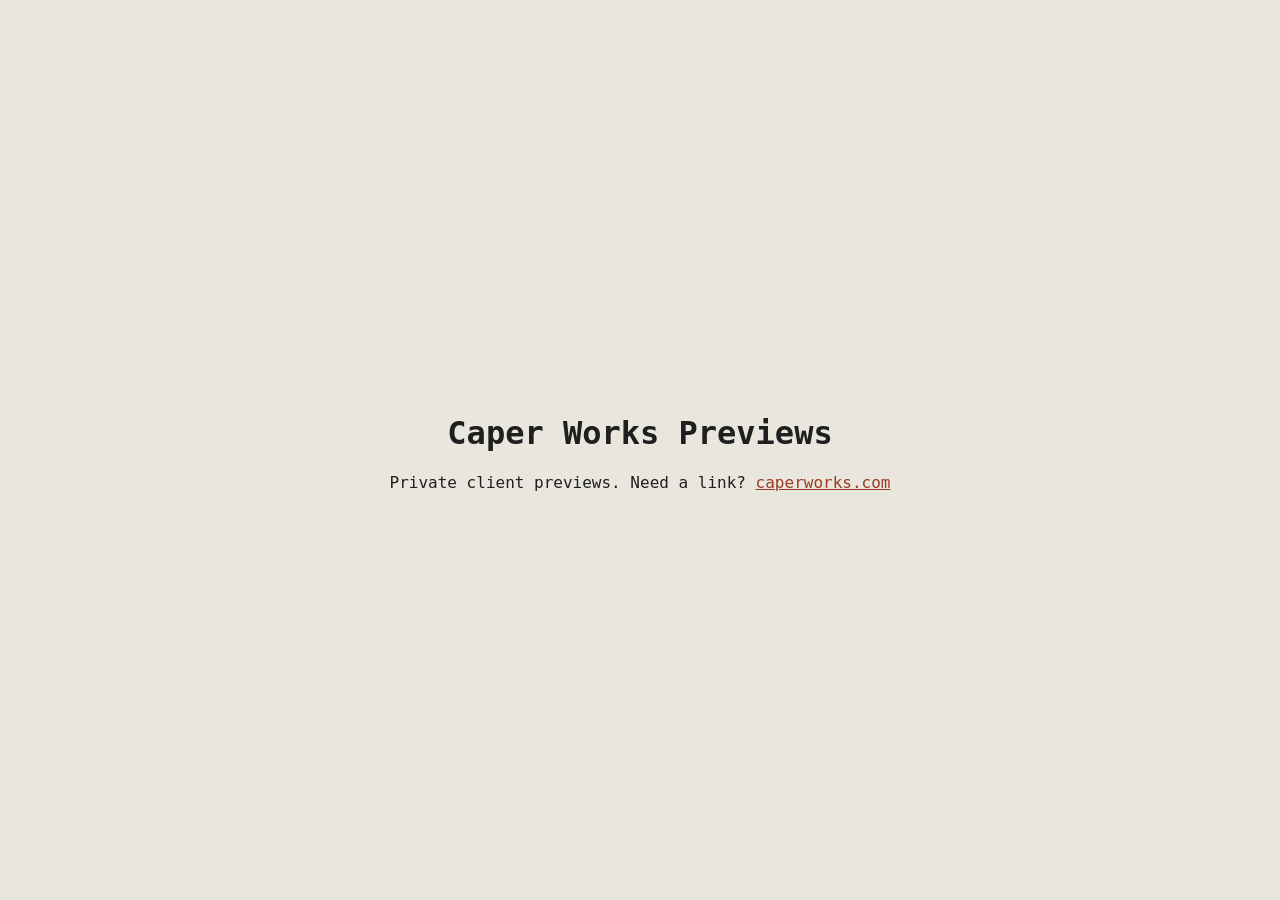
<file: index.html>
<!DOCTYPE html>
<html lang="en">
<head>
	<meta charset="utf-8">
	<meta name="viewport" content="width=device-width, initial-scale=1">
	<meta name="robots" content="noindex, nofollow">
	<title>Caper Works Previews</title>
	<style>body{margin:0;min-height:100vh;display:grid;place-items:center;background:#e9e6de;color:#1f1f1f;font-family:ui-monospace,Menlo,monospace;text-align:center}a{color:#9b3a22}</style>
</head>
<body>
	<main>
		<h1>Caper Works Previews</h1>
		<p>Private client previews. Need a link? <a href="https://caperworks.com">caperworks.com</a></p>
	</main>
</body>
</html>
</file>
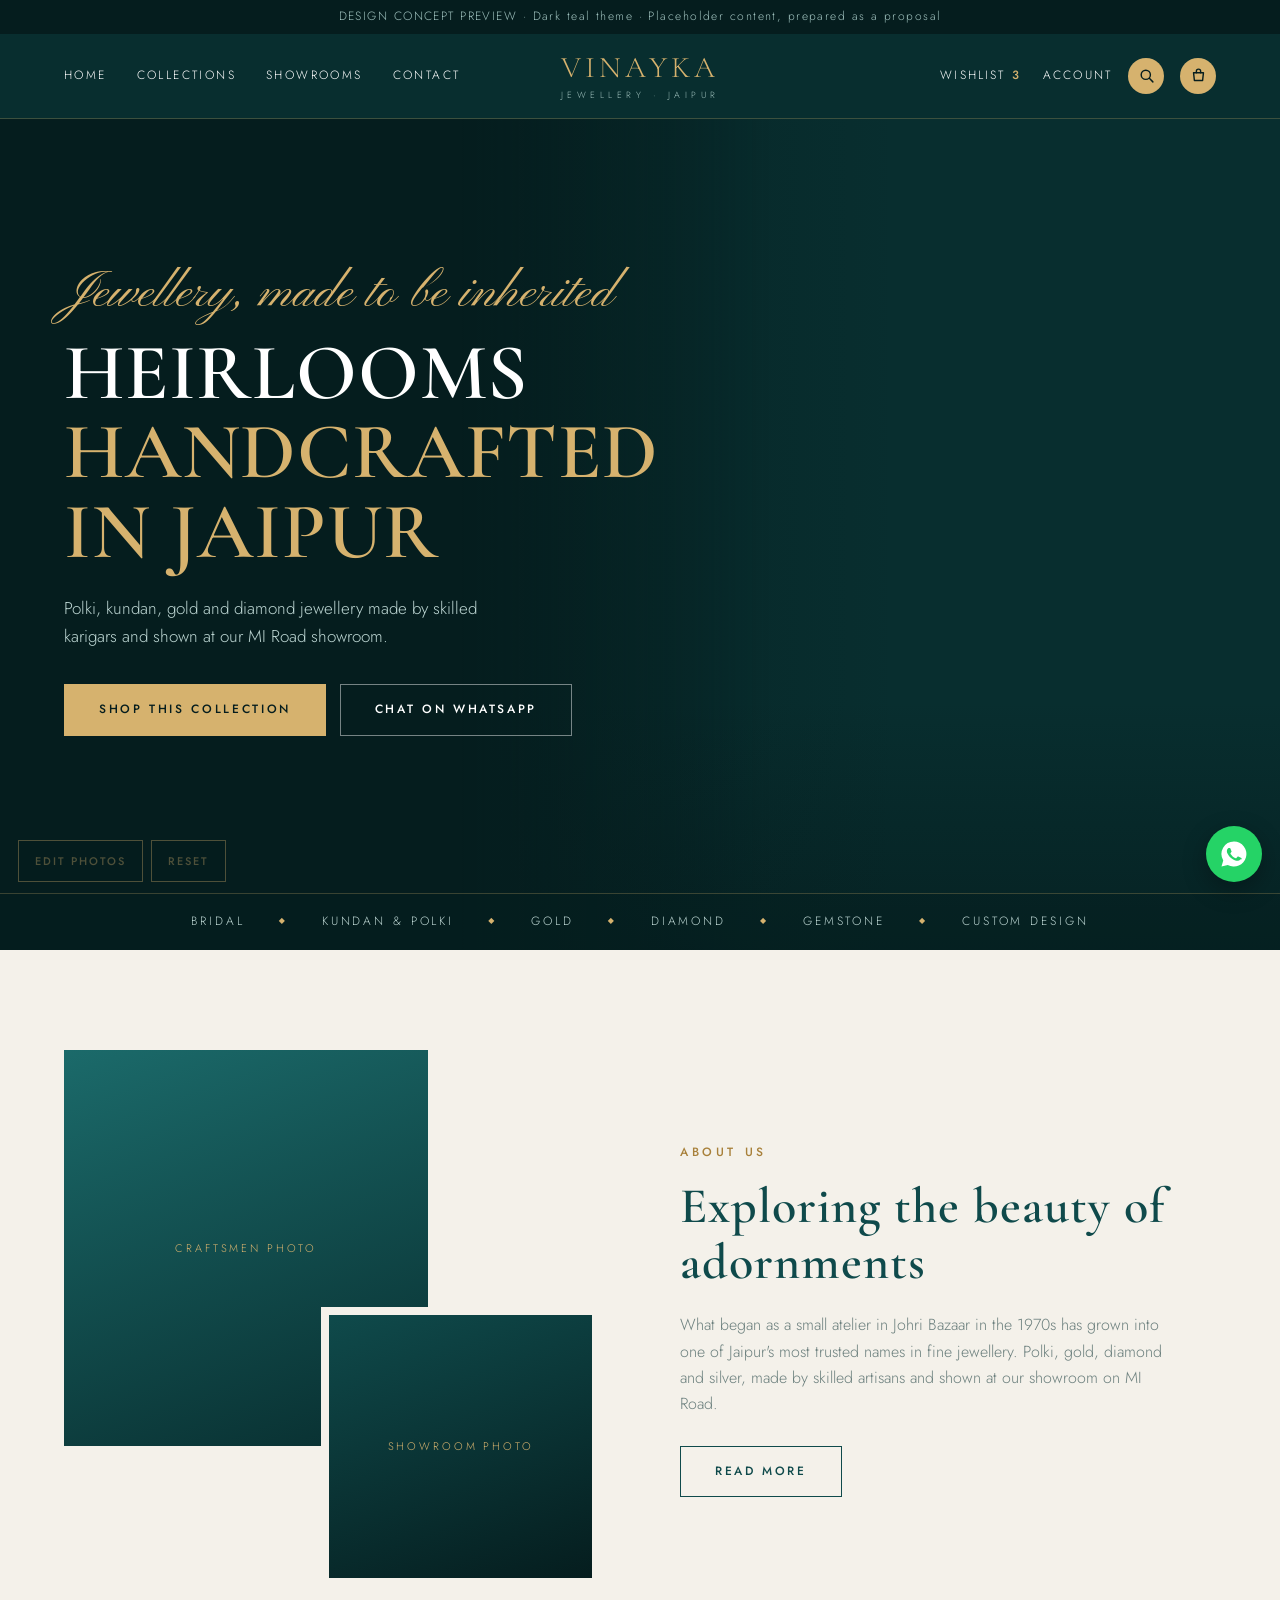
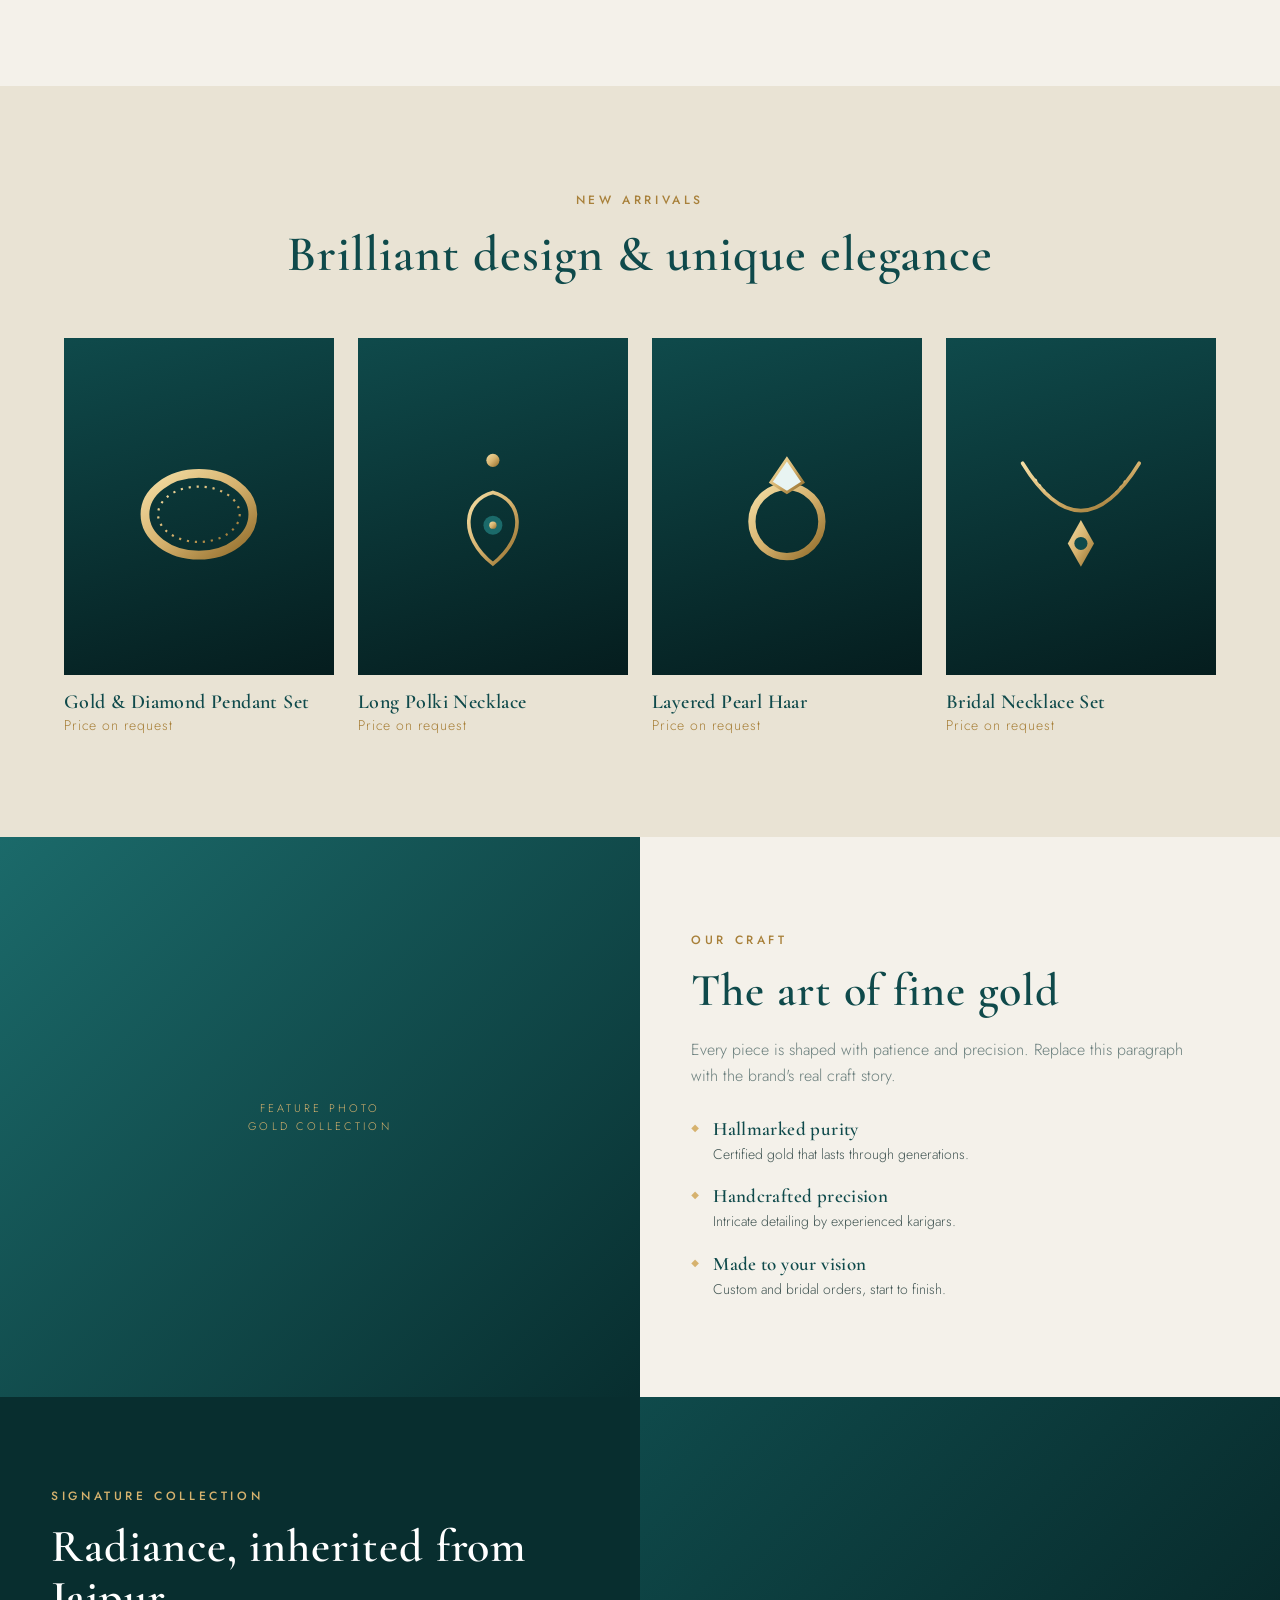
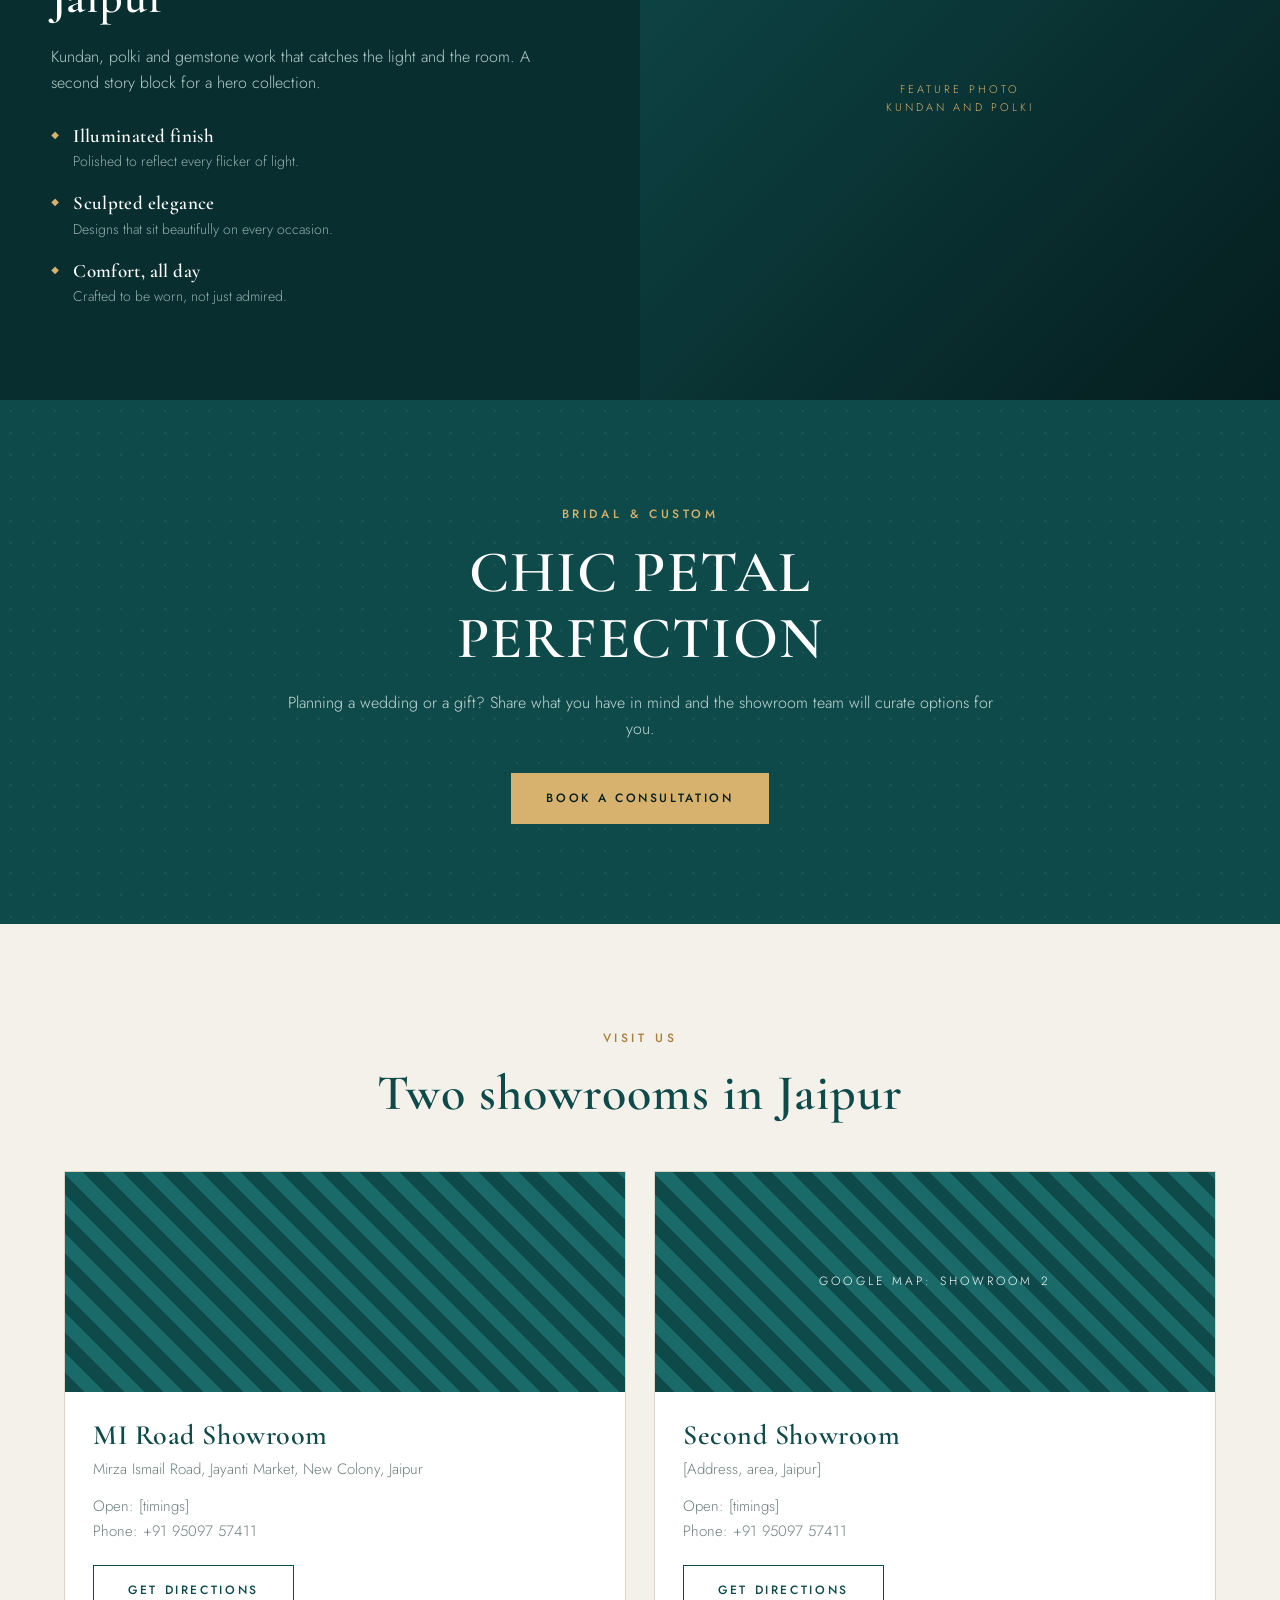
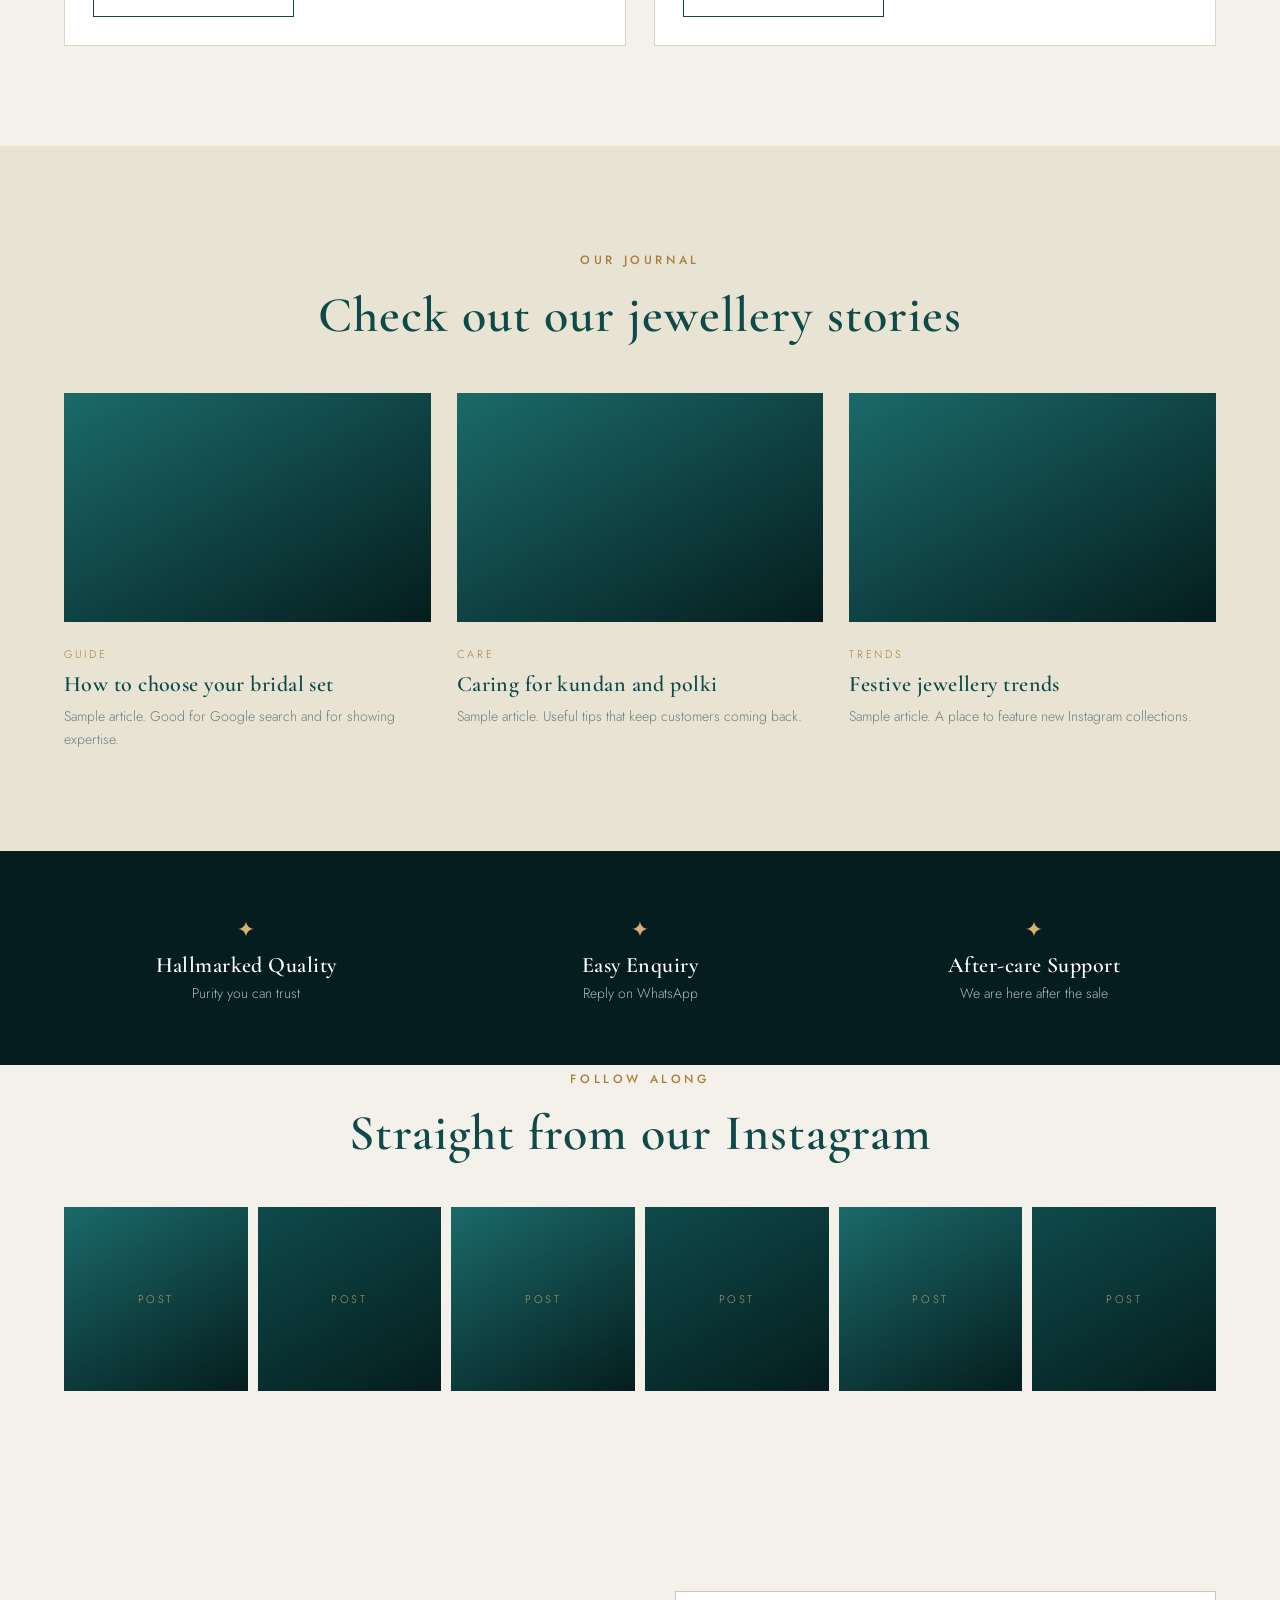
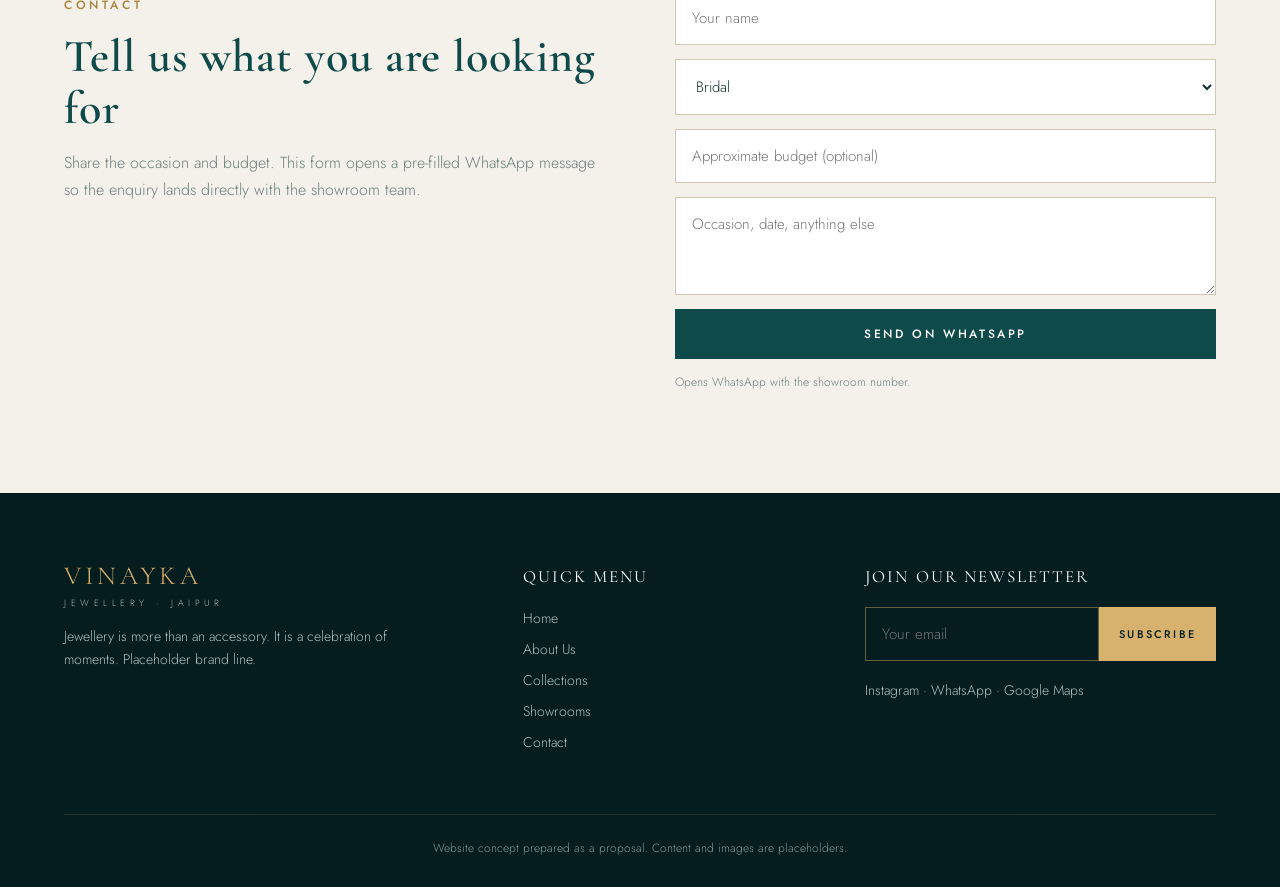
<file: vinayka-jewellery-3caa/index.html>
<!doctype html>
<html lang="en">
<head>
<meta charset="utf-8">
<meta name="viewport" content="width=device-width, initial-scale=1">
<meta name="robots" content="noindex, nofollow">
<title>Vinayka Jewellery | Jaipur (Dark Teal Concept)</title>
<link rel="preconnect" href="https://fonts.googleapis.com">
<link href="https://fonts.googleapis.com/css2?family=Cormorant+Garamond:wght@500;600;700&family=Jost:wght@300;400;500&family=Pinyon+Script&display=swap" rel="stylesheet">
<style>
:root{
  --teal:#0f4a4b; --teal-d:#082e2f; --teal-dd:#051d1e; --teal-l:#1b6a6a;
  --gold:#d6b26e; --gold-d:#a8803a; --paper:#f4f1ea; --sand:#e9e3d4; --ink:#17302f; --muted:#6b7f7d;
  --serif:'Cormorant Garamond',Georgia,serif;--script:'Pinyon Script','Brush Script MT',cursive; --sans:'Jost',system-ui,sans-serif;
}
*{box-sizing:border-box;margin:0;padding:0}
html{scroll-behavior:smooth}
body{font-family:var(--sans);color:var(--ink);background:var(--paper);font-weight:300;line-height:1.65}
a{color:inherit;text-decoration:none}
.wrap{max-width:1200px;margin:0 auto;padding:0 24px}
h1,h2,h3{font-family:var(--serif);font-weight:600;line-height:1.12;letter-spacing:.02em}
.kicker{font-size:12px;letter-spacing:.3em;text-transform:uppercase;color:var(--gold-d);font-weight:500}
.dark .kicker,.kicker.l{color:var(--gold)}
.btn{display:inline-block;padding:15px 34px;font-size:12px;letter-spacing:.22em;text-transform:uppercase;font-weight:500;background:var(--gold);color:var(--teal-dd);border:1px solid var(--gold);transition:.3s;cursor:pointer;font-family:var(--sans)}
.btn:hover{background:transparent;color:var(--gold)}
.btn.out{background:transparent;color:var(--teal);border-color:var(--teal)}
.btn.out:hover{background:var(--teal);color:#fff}

.ribbon{background:var(--teal-dd);color:#9fc0bd;text-align:center;font-size:12px;letter-spacing:.12em;padding:7px 12px}

/* header */
header{position:sticky;top:0;z-index:30;background:var(--teal-d);color:#fff;border-bottom:1px solid rgba(214,178,110,.25)}
.nav{height:84px;display:grid;grid-template-columns:1fr auto 1fr;align-items:center}
.nav ul{list-style:none;display:flex;gap:30px;font-size:12px;letter-spacing:.2em;text-transform:uppercase}
.nav ul a:hover{color:var(--gold)}
.logo{text-align:center;font-family:var(--serif);font-size:30px;letter-spacing:.14em;color:var(--gold);line-height:1;text-transform:uppercase}
.logo small{display:block;font-family:var(--sans);font-size:9px;letter-spacing:.5em;color:#9fc0bd;margin-top:7px}
.tools{display:flex;justify-content:flex-end;gap:22px;font-size:12px;letter-spacing:.18em;text-transform:uppercase}
.tools{align-items:center}.ic{width:36px;height:36px;border-radius:50%;background:var(--gold);display:grid;place-items:center;margin-left:-6px}.ic svg{width:17px;height:17px;fill:none;stroke:var(--teal-dd);stroke-width:2;stroke-linecap:round;stroke-linejoin:round}.tools span b{color:var(--gold);font-weight:500}

/* hero */
.hero{position:relative;background:var(--teal-dd);color:#fff;overflow:hidden}
.hero .hero-bg{position:absolute;inset:0;z-index:0;background-color:var(--teal-d);background-size:cover;display:block}
.hero .hero-bg svg{display:none}
.hero .hero-bg{left:36%;-webkit-mask-image:linear-gradient(90deg,transparent,#000 38%);mask-image:linear-gradient(90deg,transparent,#000 38%)}
.hero .hero-bg.has-img{background-size:cover!important;background-position:50% 12%!important}
.hero::before{content:"";position:absolute;inset:0;z-index:1;background:linear-gradient(90deg,rgba(5,29,30,.9) 0%,rgba(5,29,30,.45) 42%,rgba(5,29,30,0) 70%),linear-gradient(0deg,rgba(5,29,30,.7),transparent 30%)}
.hero .wrap{position:relative;z-index:2;display:block;min-height:min(86vh,780px);padding-top:0;padding-bottom:0}
.hero .copy{padding:150px 0 130px;max-width:660px}
.script{font-family:var(--script);font-size:clamp(34px,4vw,52px);color:var(--gold);line-height:1;display:block}
.eyebrow{display:flex;align-items:center;gap:14px;font-size:12px;letter-spacing:.32em;text-transform:uppercase;color:var(--gold);font-weight:500}
.eyebrow::before{content:"";width:46px;height:1px;background:var(--gold)}
.hero h1{font-size:clamp(46px,6.2vw,92px);margin:14px 0 22px;line-height:1;text-transform:uppercase;letter-spacing:.01em}
.hero h1 em{font-style:normal;color:var(--gold);display:block}
.hero .wrap>div{min-width:0}
.hero .sub{max-width:470px;color:#bcd5d2;font-size:17px;margin-bottom:34px}
.hero .cta-row{display:flex;flex-wrap:wrap;gap:14px;align-items:center}
.btn.ghost{background:transparent;color:#fff;border-color:rgba(255,255,255,.45)}
.btn.ghost:hover{background:#fff;color:var(--teal-dd);border-color:#fff}
.trust{display:flex;margin-top:46px;border-top:1px solid rgba(214,178,110,.3);padding-top:22px;max-width:520px}
.trust div{flex:1;padding-right:18px}
.trust div+div{padding-left:18px;border-left:1px solid rgba(214,178,110,.3)}
.trust b{display:block;white-space:nowrap;font-family:var(--serif);font-weight:400;font-size:21px;color:var(--gold);line-height:1.1}
.trust span{font-size:10px;letter-spacing:.18em;white-space:nowrap;text-transform:uppercase;color:#9fc0bd}

.hero .cats{position:relative;z-index:2;border-top:1px solid rgba(214,178,110,.25);background:rgba(5,29,30,.35)}
.hero .cats .wrap{display:flex;flex-wrap:wrap;justify-content:center;gap:10px 34px;min-height:0;padding-top:18px;padding-bottom:18px;grid-template-columns:none}
.hero .cats a{font-size:12px;letter-spacing:.24em;text-transform:uppercase;color:#bcd5d2;transition:.25s}
.hero .cats a:hover{color:var(--gold)}
.hero .cats a+a::before{content:"\25C6";color:var(--gold);font-size:8px;margin-right:34px;vertical-align:2px}

/* about */
section{padding:100px 0}
.about .wrap{display:grid;grid-template-columns:1fr 1fr;gap:80px;align-items:center}
.frames{position:relative;aspect-ratio:1/1}
.frame{position:absolute;display:grid;place-items:center;text-align:center;font-size:11px;letter-spacing:.26em;text-transform:uppercase;color:var(--gold);padding:20px}
.frame.a{left:0;top:0;width:68%;height:74%;background:linear-gradient(160deg,var(--teal-l),var(--teal-d))}
.frame.b{right:0;bottom:0;width:52%;height:52%;background:linear-gradient(160deg,var(--teal),var(--teal-dd));border:8px solid var(--paper)}
.about h2{font-size:clamp(32px,4vw,50px);margin:14px 0 22px;color:var(--teal)}
.about p{color:var(--muted);margin-bottom:28px;max-width:500px}

/* arrivals */
.arrivals{background:var(--sand);position:relative}
.arrivals .head{text-align:center;margin-bottom:56px}
.arrivals h2{font-size:clamp(32px,4vw,50px);margin-top:14px;color:var(--teal)}
.grid4{display:grid;grid-template-columns:repeat(4,1fr);gap:24px}
.prod .img{aspect-ratio:4/5;background:linear-gradient(165deg,var(--teal),var(--teal-dd));display:grid;place-items:center;position:relative;overflow:hidden}
.prod .img svg{width:54%;transition:transform .5s}
.prod:hover .img svg{transform:scale(1.1) rotate(-3deg)}
.prod .act{position:absolute;left:0;right:0;bottom:0;background:var(--gold);color:var(--teal-dd);text-align:center;font-size:11px;letter-spacing:.22em;text-transform:uppercase;padding:13px;font-weight:500;transform:translateY(100%);transition:.35s}
.prod:hover .act{transform:none}
.prod h3{font-size:20px;margin-top:16px;color:var(--teal)}
.prod p{font-size:14px;color:var(--gold-d);letter-spacing:.06em}

/* feature splits */
.split{padding:0}
.split .wrap{display:grid;grid-template-columns:1fr 1fr;gap:0;padding:0;max-width:none}
.split .pic{min-height:560px;display:grid;place-items:center;color:var(--gold);font-size:11px;letter-spacing:.28em;text-transform:uppercase;text-align:center;padding:30px}
.split .txt{padding:90px 8%;display:flex;flex-direction:column;justify-content:center}
.split h2{font-size:clamp(30px,3.6vw,46px);margin:14px 0 20px}
.split p.lead{margin-bottom:28px;max-width:520px}
.split ul{list-style:none;display:grid;gap:18px}
.split li{padding-left:22px;position:relative}
.split li::before{content:"\25C6";position:absolute;left:0;top:2px;color:var(--gold);font-size:10px}
.split li h3{font-size:19px;margin-bottom:2px}
.split li span{font-size:14px;opacity:.8}
.s1 .pic{background:linear-gradient(135deg,var(--teal-l),var(--teal-d))}
.s1 .txt{background:var(--paper);color:var(--ink)}.s1 h2,.s1 li h3{color:var(--teal)}.s1 p.lead{color:var(--muted)}
.s2 .pic{background:linear-gradient(135deg,var(--teal),var(--teal-dd));order:2}
.s2 .txt{background:var(--teal-d);color:#fff;order:1}.s2 li span,.s2 p.lead{color:#b5cfcc}

/* cta band */
.cta{background:var(--teal);color:#fff;text-align:center;position:relative;overflow:hidden}
.cta::before{content:"";position:absolute;inset:0;opacity:.09;background-image:radial-gradient(var(--gold) 1px,transparent 1.6px);background-size:22px 22px}
.cta .wrap{position:relative;max-width:760px}
.cta h2{font-size:clamp(34px,4.6vw,60px);margin:14px 0 18px;text-transform:uppercase}
.cta p{color:#c4dad7;margin-bottom:30px}

/* showrooms */
.show .head{text-align:center;margin-bottom:50px}
.show h2{font-size:clamp(32px,4vw,50px);margin-top:14px;color:var(--teal)}
.grid2{display:grid;grid-template-columns:1fr 1fr;gap:28px}
.sr{background:#fff;border:1px solid #ddd5c1}
.sr .map{height:220px;background:repeating-linear-gradient(45deg,var(--teal),var(--teal) 14px,var(--teal-l) 14px,var(--teal-l) 28px);display:grid;place-items:center;color:#fff;font-size:12px;letter-spacing:.26em;text-transform:uppercase}
.sr .b{padding:28px}
.sr h3{font-size:28px;color:var(--teal);margin-bottom:6px}
.sr p,.sr li{font-size:15px;color:var(--muted)}
.sr ul{list-style:none;margin:12px 0 22px}

/* stories */
.stories{background:var(--sand)}
.stories .head{text-align:center;margin-bottom:50px}
.stories h2{font-size:clamp(32px,4vw,50px);margin-top:14px;color:var(--teal)}
.grid3{display:grid;grid-template-columns:repeat(3,1fr);gap:26px}
.post .pic{aspect-ratio:16/10;background:linear-gradient(150deg,var(--teal-l),var(--teal-dd));margin-bottom:18px;transition:.4s}
.post:hover .pic{filter:brightness(1.15)}
.post small{font-size:11px;letter-spacing:.24em;text-transform:uppercase;color:var(--gold-d)}
.post h3{font-size:22px;margin:6px 0 8px;color:var(--teal)}
.post p{font-size:14px;color:var(--muted)}

/* perks */
.perks{background:var(--teal-dd);color:#fff;padding:60px 0}
.perks .wrap{display:grid;grid-template-columns:repeat(3,1fr);gap:30px;text-align:center}
.perks span{color:var(--gold);font-size:22px}
.perks h3{font-size:22px;margin:6px 0 4px}
.perks p{font-size:14px;color:#9fc0bd}

/* enquiry */
.enq .wrap{display:grid;grid-template-columns:1fr 1fr;gap:70px}
.enq h2{font-size:clamp(32px,4vw,46px);color:var(--teal);margin:14px 0 16px}
.enq p{color:var(--muted)}
form{display:grid;gap:14px}
input,select,textarea{width:100%;padding:15px 16px;border:1px solid #cfc7b2;background:#fff;font:300 15px var(--sans);color:var(--ink)}
input:focus,select:focus,textarea:focus{outline:none;border-color:var(--teal)}
form .btn{background:var(--teal);border-color:var(--teal);color:#fff}
form .btn:hover{background:var(--gold);border-color:var(--gold);color:var(--teal-dd)}
.note{font-size:12px;color:var(--muted)}

/* footer */
footer{background:var(--teal-dd);color:#a9c4c1;padding:70px 0 28px;font-size:14px}
footer .wrap{display:grid;grid-template-columns:1.4fr 1fr 1.2fr;gap:50px}
footer .logo{text-align:left;font-size:26px}
footer h4{font-family:var(--serif);font-weight:400;color:#fff;font-size:17px;letter-spacing:.12em;text-transform:uppercase;margin-bottom:16px}
footer ul{list-style:none;display:grid;gap:8px}
footer ul a:hover{color:var(--gold)}
.news{display:flex;margin-top:6px}
.news input{background:transparent;border:1px solid rgba(214,178,110,.45);color:#fff}
.news button{padding:0 20px;background:var(--gold);color:var(--teal-dd);border:0;font:500 11px var(--sans);letter-spacing:.2em;text-transform:uppercase;cursor:pointer}
footer .copy{grid-column:1/-1;text-align:center;border-top:1px solid rgba(214,178,110,.2);padding-top:24px;margin-top:10px;font-size:12px;opacity:.75}

/* photo slots */
.has-img{background-size:cover!important;background-position:center!important;font-size:0!important;color:transparent!important}
.has-img>svg{display:none}
.split .pic,.post .pic,.ig,.sr .map{position:relative}
.edit .slot{outline:2px dashed var(--gold);outline-offset:-8px;cursor:pointer}
.edit .slot::after{content:"+ Add photo";position:absolute;top:12px;right:12px;background:var(--gold);color:var(--teal-dd);font:500 11px var(--sans);letter-spacing:.15em;text-transform:uppercase;padding:5px 10px;z-index:5}
.edit .sr .map::after{content:"+ Set address"}
.dragover{filter:brightness(1.35)}
.insta{background:var(--paper);padding-top:0}
.insta .head{text-align:center;margin-bottom:46px}
.insta h2{font-size:clamp(32px,4vw,50px);margin-top:14px;color:var(--teal)}
.ig-grid{display:grid;grid-template-columns:repeat(6,1fr);gap:10px}
.ig{aspect-ratio:1;display:grid;place-items:center;font-size:11px;letter-spacing:.24em;text-transform:uppercase;color:rgba(214,178,110,.8);background:linear-gradient(150deg,var(--teal-l),var(--teal-dd))}
.ig:nth-child(even){background:linear-gradient(150deg,var(--teal),var(--teal-dd))}
.tb{position:fixed;left:18px;bottom:18px;z-index:60;display:flex;gap:8px;opacity:.35;transition:.3s}
.tb:hover,.edit .tb{opacity:1}
.tb button{font:500 11px var(--sans);letter-spacing:.18em;text-transform:uppercase;padding:12px 16px;background:var(--teal-dd);color:var(--gold);border:1px solid var(--gold);cursor:pointer}
.tb button:hover{background:var(--gold);color:var(--teal-dd)}
.wa{position:fixed;right:18px;bottom:18px;z-index:60;width:56px;height:56px;border-radius:50%;background:#25d366;display:grid;place-items:center;box-shadow:0 8px 24px rgba(0,0,0,.3);transition:.3s}
.wa:hover{transform:scale(1.08)}
.wa svg{width:30px;height:30px;fill:#fff}
@media(max-width:940px){.ig-grid{grid-template-columns:repeat(3,1fr)}}

.fade{opacity:0;transform:translateY(26px);transition:opacity .9s,transform .9s}
.fade.in{opacity:1;transform:none}

@media(max-width:940px){
  .nav{grid-template-columns:1fr auto}.nav ul{display:none}.tools{display:none}.logo{text-align:left}
  .hero .wrap,.about .wrap,.enq .wrap,footer .wrap{grid-template-columns:1fr}
  .hero .wrap{min-height:auto}
  .hero .hero-bg{left:0;-webkit-mask-image:none;mask-image:none}.hero .hero-bg.has-img{background-size:cover!important;background-position:78% 0!important}.hero::before{background:linear-gradient(0deg,rgba(5,29,30,.96) 0%,rgba(5,29,30,.82) 45%,rgba(5,29,30,.35) 100%)}.hero .copy{padding:90px 0 70px}
  .hero .cats a+a::before{margin-right:22px}.hero .cats .wrap{gap:8px 22px}
  .grid4{grid-template-columns:1fr 1fr}.grid3{grid-template-columns:1fr}.grid2{grid-template-columns:1fr}
  .split .wrap{grid-template-columns:1fr}.s2 .pic,.s2 .txt{order:initial}.split .pic{min-height:320px}
  .perks .wrap{grid-template-columns:1fr}
}
@media(max-width:560px){section{padding:70px 0}.grid4{grid-template-columns:1fr}.trust div{padding-right:8px}.trust div+div{padding-left:10px}.trust b{font-size:16px;white-space:normal}.trust span{font-size:9px;letter-spacing:.1em;white-space:normal}.hero .cats{display:none}}
</style>
</head>
<body>

<div class="ribbon">DESIGN CONCEPT PREVIEW &middot; Dark teal theme &middot; Placeholder content, prepared as a proposal</div>

<svg width="0" height="0" style="position:absolute"><defs>
  <linearGradient id="g" x1="0" y1="0" x2="1" y2="1"><stop offset="0" stop-color="#f4dfa6"/><stop offset=".5" stop-color="#d6b26e"/><stop offset="1" stop-color="#8f6a28"/></linearGradient>
  <symbol id="necklace" viewBox="0 0 200 200">
    <path d="M20 40 Q100 170 180 40" fill="none" stroke="url(#g)" stroke-width="5" stroke-linecap="round"/>
    <path d="M38 62 Q100 150 162 62" fill="none" stroke="url(#g)" stroke-width="2" stroke-dasharray="2 7" stroke-linecap="round"/>
    <path d="M100 118 L82 150 L100 182 L118 150 Z" fill="url(#g)"/><circle cx="100" cy="150" r="9" fill="#0f4a4b"/>
  </symbol>
  <symbol id="ring" viewBox="0 0 200 200">
    <circle cx="100" cy="120" r="48" fill="none" stroke="url(#g)" stroke-width="10"/>
    <path d="M78 66 L100 34 L122 66 L100 80 Z" fill="#e8f4f2" stroke="url(#g)" stroke-width="4"/><path d="M78 66 L122 66" stroke="url(#g)" stroke-width="4"/>
  </symbol>
  <symbol id="earring" viewBox="0 0 200 200">
    <circle cx="100" cy="36" r="9" fill="url(#g)"/><path d="M100 45 L100 80" stroke="url(#g)" stroke-width="4"/>
    <path d="M100 80 C60 90 52 140 100 178 C148 140 140 90 100 80 Z" fill="none" stroke="url(#g)" stroke-width="5"/>
    <circle cx="100" cy="125" r="13" fill="#1b6a6a"/><circle cx="100" cy="125" r="5" fill="url(#g)"/>
  </symbol>
  <symbol id="bangle" viewBox="0 0 200 200">
    <ellipse cx="100" cy="110" rx="74" ry="56" fill="none" stroke="url(#g)" stroke-width="12"/>
    <ellipse cx="100" cy="110" rx="56" ry="38" fill="none" stroke="url(#g)" stroke-width="3" stroke-dasharray="3 8"/>
  </symbol>
</defs></svg>

<header>
  <div class="wrap nav">
    <ul>
      <li><a href="#top">Home</a></li><li><a href="#arrivals">Collections</a></li>
      <li><a href="#showrooms">Showrooms</a></li><li><a href="#enquire">Contact</a></li>
    </ul>
    <a href="#top" class="logo">Vinayka<small>Jewellery &middot; Jaipur</small></a>
    <div class="tools"><span>Wishlist <b>3</b></span><span>Account</span><a class="ic" href="#arrivals" aria-label="Search"><svg viewBox="0 0 24 24"><circle cx="11" cy="11" r="6.5"/><path d="M16 16l5 5"/></svg></a><a class="ic" href="#enquire" aria-label="Enquiry basket"><svg viewBox="0 0 24 24"><path d="M5 8h14l-1.2 11H6.2L5 8z"/><path d="M9 8V6a3 3 0 0 1 6 0v2"/></svg></a></div>
  </div>
</header>

<section class="hero" id="top" style="padding:0">
  <div class="hero-photo hero-bg" aria-hidden="true"></div>
  <div class="wrap">
    <div class="copy">
      <span class="script">Jewellery, made to be inherited</span>
      <h1>Heirlooms <em>handcrafted in Jaipur</em></h1>
      <p class="sub">Polki, kundan, gold and diamond jewellery made by skilled karigars and shown at our MI Road showroom.</p>
      <div class="cta-row">
        <a href="#arrivals" class="btn">Shop This Collection</a>
        <a href="https://wa.me/919509757411?text=Hi%2C%20I%27d%20like%20to%20see%20your%20jewellery." target="_blank" rel="noopener" class="btn ghost">Chat on WhatsApp</a>
      </div>
    </div>
  </div>
  <div class="cats">
    <div class="wrap">
      <a href="#arrivals">Bridal</a><a href="#arrivals">Kundan &amp; Polki</a><a href="#arrivals">Gold</a><a href="#arrivals">Diamond</a><a href="#arrivals">Gemstone</a><a href="#enquire">Custom Design</a>
    </div>
  </div>
</section>

<section class="about" id="about">
  <div class="wrap">
    <div class="frames fade"><div class="frame a">Craftsmen photo</div><div class="frame b">Showroom photo</div></div>
    <div class="fade">
      <span class="kicker">About Us</span>
      <h2>Exploring the beauty of adornments</h2>
      <p>What began as a small atelier in Johri Bazaar in the 1970s has grown into one of Jaipur's most trusted names in fine jewellery. Polki, gold, diamond and silver, made by skilled artisans and shown at our showroom on MI Road.</p>
      <a href="#story" class="btn out">Read More</a>
    </div>
  </div>
</section>

<section class="arrivals" id="arrivals">
  <div class="wrap">
    <div class="head fade"><span class="kicker">New Arrivals</span><h2>Brilliant design &amp; unique elegance</h2></div>
    <div class="grid4">
      <a class="prod fade" href="#enquire"><div class="img"><svg><use href="#bangle"/></svg><div class="act">Enquire</div></div><h3>Gold &amp; Diamond Pendant Set</h3><p>Price on request</p></a>
      <a class="prod fade" href="#enquire"><div class="img"><svg><use href="#earring"/></svg><div class="act">Enquire</div></div><h3>Long Polki Necklace</h3><p>Price on request</p></a>
      <a class="prod fade" href="#enquire"><div class="img"><svg><use href="#ring"/></svg><div class="act">Enquire</div></div><h3>Layered Pearl Haar</h3><p>Price on request</p></a>
      <a class="prod fade" href="#enquire"><div class="img"><svg><use href="#necklace"/></svg><div class="act">Enquire</div></div><h3>Bridal Necklace Set</h3><p>Price on request</p></a>
    </div>
  </div>
</section>

<section class="split s1" id="story">
  <div class="wrap">
    <div class="pic">Feature photo<br>Gold collection</div>
    <div class="txt fade">
      <span class="kicker">Our Craft</span>
      <h2>The art of fine gold</h2>
      <p class="lead">Every piece is shaped with patience and precision. Replace this paragraph with the brand's real craft story.</p>
      <ul>
        <li><h3>Hallmarked purity</h3><span>Certified gold that lasts through generations.</span></li>
        <li><h3>Handcrafted precision</h3><span>Intricate detailing by experienced karigars.</span></li>
        <li><h3>Made to your vision</h3><span>Custom and bridal orders, start to finish.</span></li>
      </ul>
    </div>
  </div>
</section>

<section class="split s2">
  <div class="wrap">
    <div class="pic">Feature photo<br>Kundan and polki</div>
    <div class="txt fade">
      <span class="kicker l">Signature Collection</span>
      <h2>Radiance, inherited from Jaipur</h2>
      <p class="lead">Kundan, polki and gemstone work that catches the light and the room. A second story block for a hero collection.</p>
      <ul>
        <li><h3 style="color:#fff">Illuminated finish</h3><span>Polished to reflect every flicker of light.</span></li>
        <li><h3 style="color:#fff">Sculpted elegance</h3><span>Designs that sit beautifully on every occasion.</span></li>
        <li><h3 style="color:#fff">Comfort, all day</h3><span>Crafted to be worn, not just admired.</span></li>
      </ul>
    </div>
  </div>
</section>

<section class="cta">
  <div class="wrap fade">
    <span class="kicker l">Bridal &amp; Custom</span>
    <h2>Chic petal perfection</h2>
    <p>Planning a wedding or a gift? Share what you have in mind and the showroom team will curate options for you.</p>
    <a href="#enquire" class="btn">Book a Consultation</a>
  </div>
</section>

<section class="show" id="showrooms">
  <div class="wrap">
    <div class="head fade"><span class="kicker">Visit Us</span><h2>Two showrooms in Jaipur</h2></div>
    <div class="grid2">
      <div class="sr fade"><div class="map">Google Map: Showroom 1</div><div class="b"><h3>MI Road Showroom</h3><p>Mirza Ismail Road, Jayanti Market, New Colony, Jaipur</p><ul><li>Open: [timings]</li><li>Phone: +91 95097 57411</li></ul><a class="btn out" href="#enquire">Get Directions</a></div></div>
      <div class="sr fade"><div class="map">Google Map: Showroom 2</div><div class="b"><h3>Second Showroom</h3><p>[Address, area, Jaipur]</p><ul><li>Open: [timings]</li><li>Phone: +91 95097 57411</li></ul><a class="btn out" href="#enquire">Get Directions</a></div></div>
    </div>
  </div>
</section>

<section class="stories">
  <div class="wrap">
    <div class="head fade"><span class="kicker">Our Journal</span><h2>Check out our jewellery stories</h2></div>
    <div class="grid3">
      <a class="post fade" href="#"><div class="pic"></div><small>Guide</small><h3>How to choose your bridal set</h3><p>Sample article. Good for Google search and for showing expertise.</p></a>
      <a class="post fade" href="#"><div class="pic"></div><small>Care</small><h3>Caring for kundan and polki</h3><p>Sample article. Useful tips that keep customers coming back.</p></a>
      <a class="post fade" href="#"><div class="pic"></div><small>Trends</small><h3>Festive jewellery trends</h3><p>Sample article. A place to feature new Instagram collections.</p></a>
    </div>
  </div>
</section>

<div class="perks">
  <div class="wrap">
    <div><span>&#10022;</span><h3>Hallmarked Quality</h3><p>Purity you can trust</p></div>
    <div><span>&#10022;</span><h3>Easy Enquiry</h3><p>Reply on WhatsApp</p></div>
    <div><span>&#10022;</span><h3>After-care Support</h3><p>We are here after the sale</p></div>
  </div>
</div>

<section class="insta">
  <div class="wrap">
    <div class="head fade"><span class="kicker">Follow Along</span><h2>Straight from our Instagram</h2></div>
    <div class="ig-grid fade"><div class="ig">Post</div><div class="ig">Post</div><div class="ig">Post</div><div class="ig">Post</div><div class="ig">Post</div><div class="ig">Post</div></div>
  </div>
</section>

<section class="enq" id="enquire">
  <div class="wrap">
    <div class="fade"><span class="kicker">Contact</span><h2>Tell us what you are looking for</h2><p>Share the occasion and budget. This form opens a pre-filled WhatsApp message so the enquiry lands directly with the showroom team.</p></div>
    <form id="f" class="fade">
      <input id="n" placeholder="Your name" required>
      <select id="c"><option>Bridal</option><option>Kundan &amp; Polki</option><option>Gold</option><option>Diamond</option><option>Gemstone</option><option>Silver &amp; Everyday</option><option>Custom design</option></select>
      <input id="b" placeholder="Approximate budget (optional)">
      <textarea id="m" rows="3" placeholder="Occasion, date, anything else"></textarea>
      <button class="btn" type="submit">Send on WhatsApp</button>
      <span class="note">Opens WhatsApp with the showroom number.</span>
    </form>
  </div>
</section>

<footer>
  <div class="wrap">
    <div><a href="#top" class="logo">Vinayka<small>Jewellery &middot; Jaipur</small></a><p style="margin-top:18px;max-width:340px">Jewellery is more than an accessory. It is a celebration of moments. Placeholder brand line.</p></div>
    <div><h4>Quick Menu</h4><ul><li><a href="#top">Home</a></li><li><a href="#about">About Us</a></li><li><a href="#arrivals">Collections</a></li><li><a href="#showrooms">Showrooms</a></li><li><a href="#enquire">Contact</a></li></ul></div>
    <div><h4>Join Our Newsletter</h4><div class="news"><input placeholder="Your email"><button>Subscribe</button></div><p style="margin-top:18px">Instagram &middot; WhatsApp &middot; Google Maps</p></div>
    <div class="copy">Website concept prepared as a proposal. Content and images are placeholders.</div>
  </div>
</footer>

<a class="wa" href="https://wa.me/919509757411" target="_blank" aria-label="WhatsApp"><svg viewBox="0 0 24 24"><path d="M12 2a10 10 0 0 0-8.6 15.1L2 22l5-1.3A10 10 0 1 0 12 2zm5.2 14.2c-.2.6-1.3 1.2-1.8 1.2-.5.1-1 .2-3.3-.7-2.8-1.2-4.6-4-4.7-4.2-.1-.2-1.1-1.5-1.1-2.8s.7-2 1-2.3c.2-.3.5-.3.7-.3h.5c.2 0 .4 0 .6.5l.9 2.1c.1.2.1.4 0 .5l-.4.6-.3.4c-.1.1-.3.3-.1.6.2.3.8 1.3 1.7 2.1 1.1 1 2.1 1.3 2.4 1.4.3.1.5.1.6-.1l.9-1.1c.2-.3.4-.2.7-.1l2 .9c.3.1.5.2.5.3.1.2.1.7-.1 1.1z"/></svg></a>

<div class="tb"><button id="editBtn">Edit photos</button><button id="resetBtn">Reset</button></div>

<script>
(function(){
  var SLOTS=[['.hero-photo','hero'],['.frame','about'],['.prod .img','prod'],['.split .pic','split'],['.post .pic','post'],['.ig','ig'],['.sr .map','map']];
  var IMG='https://img1.wsimg.com/isteam/ip/8280efe5-1e8c-4813-ad70-2855c5a0ac39/';
  var P1='18-02-2026%20Vinayaka%20Jewellers4039.jpeg',P2='18-02-2026%20Vinayaka%20Jewellers4582.jpeg',P3='18-02-2026%20Vinayaka%20Jewellers4472.jpeg',P4='18-02-2026%20Vinayaka%20Jewellers3829.jpeg';
  var H1='KC_08390-af00ca2.jpeg',H2='KC_07858.jpeg',H3='KC_08069.jpeg',H4='KC_08273.jpeg',H5='KC_08137.jpeg',H6='KC_08075.jpeg',H7='KC_08100.jpeg';
  var DEF={hero0:P1,hero1:H4,hero2:H1,about0:P2,about1:P4,prod0:P3,prod1:H4,prod2:H7,prod3:H6,split0:H1,split1:H2,post0:H5,post1:H3,post2:P2,ig0:P1,ig1:P2,ig2:P3,ig3:P4,ig4:H4,ig5:H1};
  var MAPS={map0:'Vinayka Jewellery, Mirza Ismail Road, Jayanti Market, New Colony, Jaipur, Rajasthan'};
  var store={
    get:function(k){try{return localStorage.getItem('vj_'+k)}catch(e){return null}},
    set:function(k,v){try{localStorage.setItem('vj_'+k,v)}catch(e){}},
    clear:function(){try{Object.keys(localStorage).filter(function(k){return k.indexOf('vj_')===0}).forEach(function(k){localStorage.removeItem(k)})}catch(e){}}
  };
  var inp=document.createElement('input');inp.type='file';inp.accept='image/*';inp.style.display='none';document.body.appendChild(inp);
  var target=null;
  function isMap(el){return el.classList.contains('map')}
  function setImg(el,url){el.style.backgroundImage='url("'+url+'")';el.classList.add('has-img')}
  function setMap(el,addr){el.innerHTML='<iframe title="map" loading="lazy" style="border:0;width:100%;height:100%" src="https://www.google.com/maps?q='+encodeURIComponent(addr)+'&output=embed"></iframe>';el.classList.add('has-img')}
  function shrink(file,cb){
    var r=new FileReader();
    r.onload=function(){var im=new Image();im.onload=function(){
      var s=Math.min(1,1200/Math.max(im.width,im.height)),c=document.createElement('canvas');
      c.width=im.width*s;c.height=im.height*s;c.getContext('2d').drawImage(im,0,0,c.width,c.height);
      cb(c.toDataURL('image/jpeg',.82));
    };im.src=r.result};
    r.readAsDataURL(file);
  }
  function apply(el,file){shrink(file,function(url){setImg(el,url);store.set(el.dataset.key,url)})}

  SLOTS.forEach(function(p){
    document.querySelectorAll(p[0]).forEach(function(el,i){
      el.dataset.key=p[1]+i;el.classList.add('slot');
      var saved=store.get(el.dataset.key);
      if(isMap(el)){ var ad=saved||MAPS[el.dataset.key]; if(ad) setMap(el,ad); return; }
      if(saved){ setImg(el,saved); }
      else if(DEF[el.dataset.key]){ var u=IMG+DEF[el.dataset.key]+'/:/rs=w:'+(el.dataset.key==='hero0'?1600:700)+',m'; var im=new Image(); im.onload=function(){setImg(el,u)}; im.src=u; }
      el.addEventListener('dragover',function(e){e.preventDefault();el.classList.add('dragover')});
      el.addEventListener('dragleave',function(){el.classList.remove('dragover')});
      el.addEventListener('drop',function(e){e.preventDefault();el.classList.remove('dragover');if(e.dataTransfer.files[0])apply(el,e.dataTransfer.files[0])});
    });
  });

  document.addEventListener('click',function(e){
    if(!document.body.classList.contains('edit'))return;
    var el=e.target.closest('.slot');if(!el)return;
    e.preventDefault();
    if(isMap(el)){
      var a=prompt('Showroom address (it will show a live Google Map):');
      if(a){setMap(el,a);store.set(el.dataset.key,a)}
      return;
    }
    target=el;inp.value='';inp.click();
  },true);
  inp.addEventListener('change',function(){if(target&&inp.files[0])apply(target,inp.files[0])});

  var eb=document.getElementById('editBtn');
  eb.addEventListener('click',function(){
    var on=document.body.classList.toggle('edit');
    eb.textContent=on?'Done':'Edit photos';
  });
  document.getElementById('resetBtn').addEventListener('click',function(){
    if(confirm('Remove all photos you added?')){store.clear();location.reload()}
  });

  var io=new IntersectionObserver(function(es){es.forEach(function(e){if(e.isIntersecting){e.target.classList.add('in');io.unobserve(e.target)}})},{threshold:.12});
  document.querySelectorAll('.fade').forEach(function(el){io.observe(el)});
  document.getElementById('f').addEventListener('submit',function(e){
    e.preventDefault();
    var t="Hello, I'm "+n.value+". I'm interested in: "+c.value+"."+(b.value?" Budget: "+b.value+".":"")+(m.value?" "+m.value:"");
    window.open('https://wa.me/919509757411?text='+encodeURIComponent(t),'_blank');
  });
})();
</script>
</body>
</html>
</file>
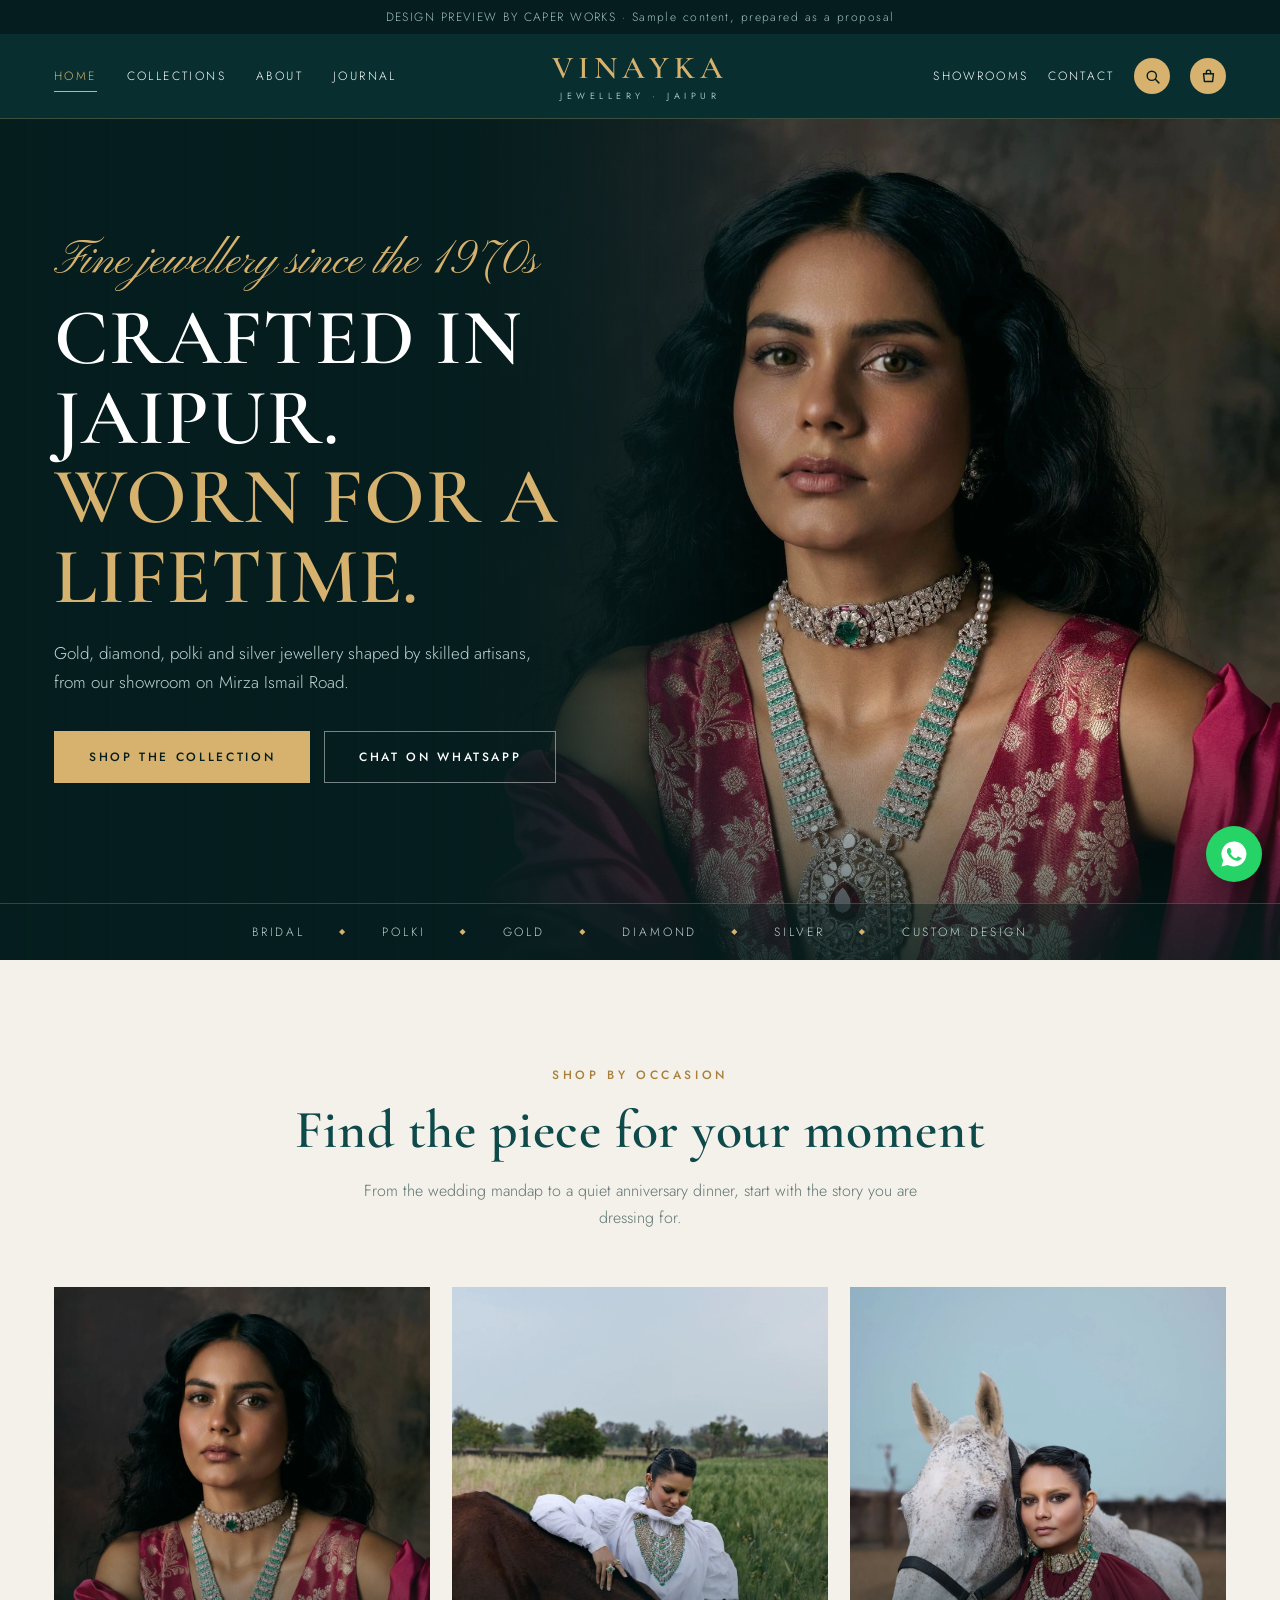
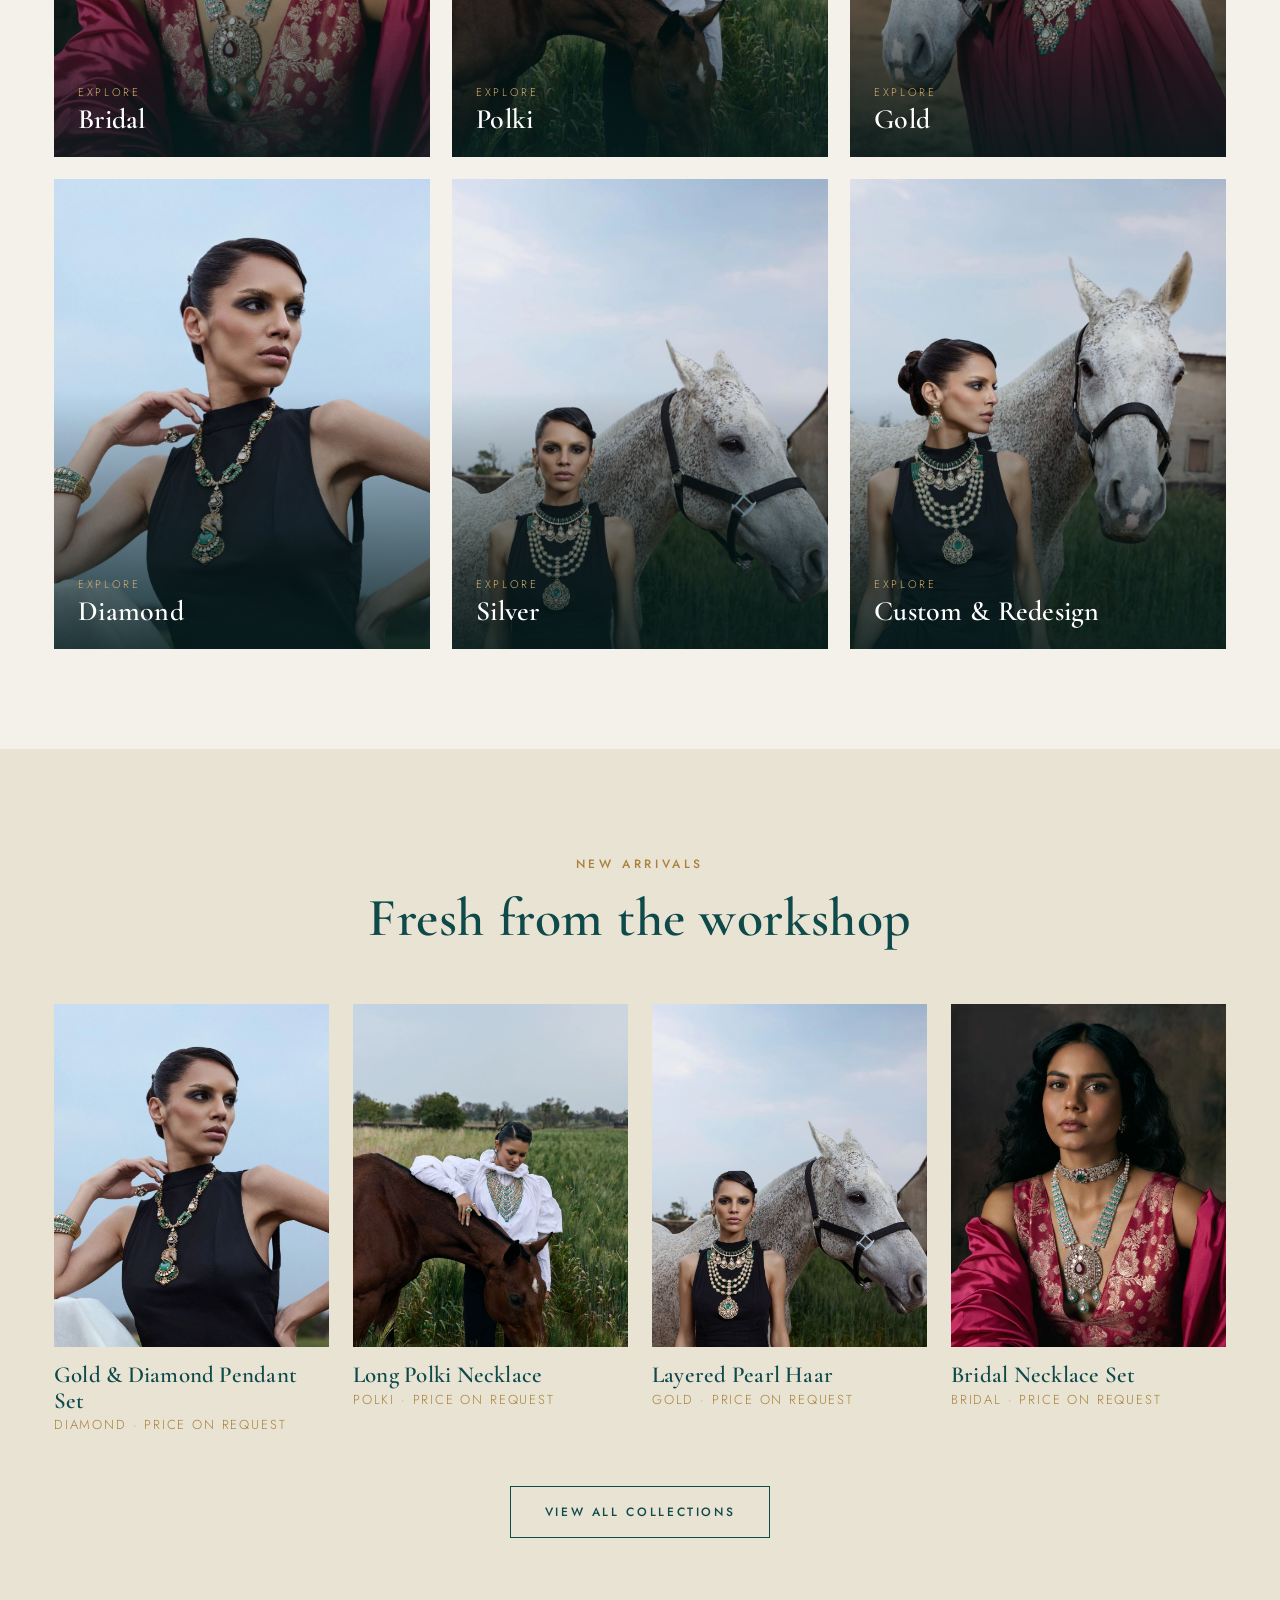
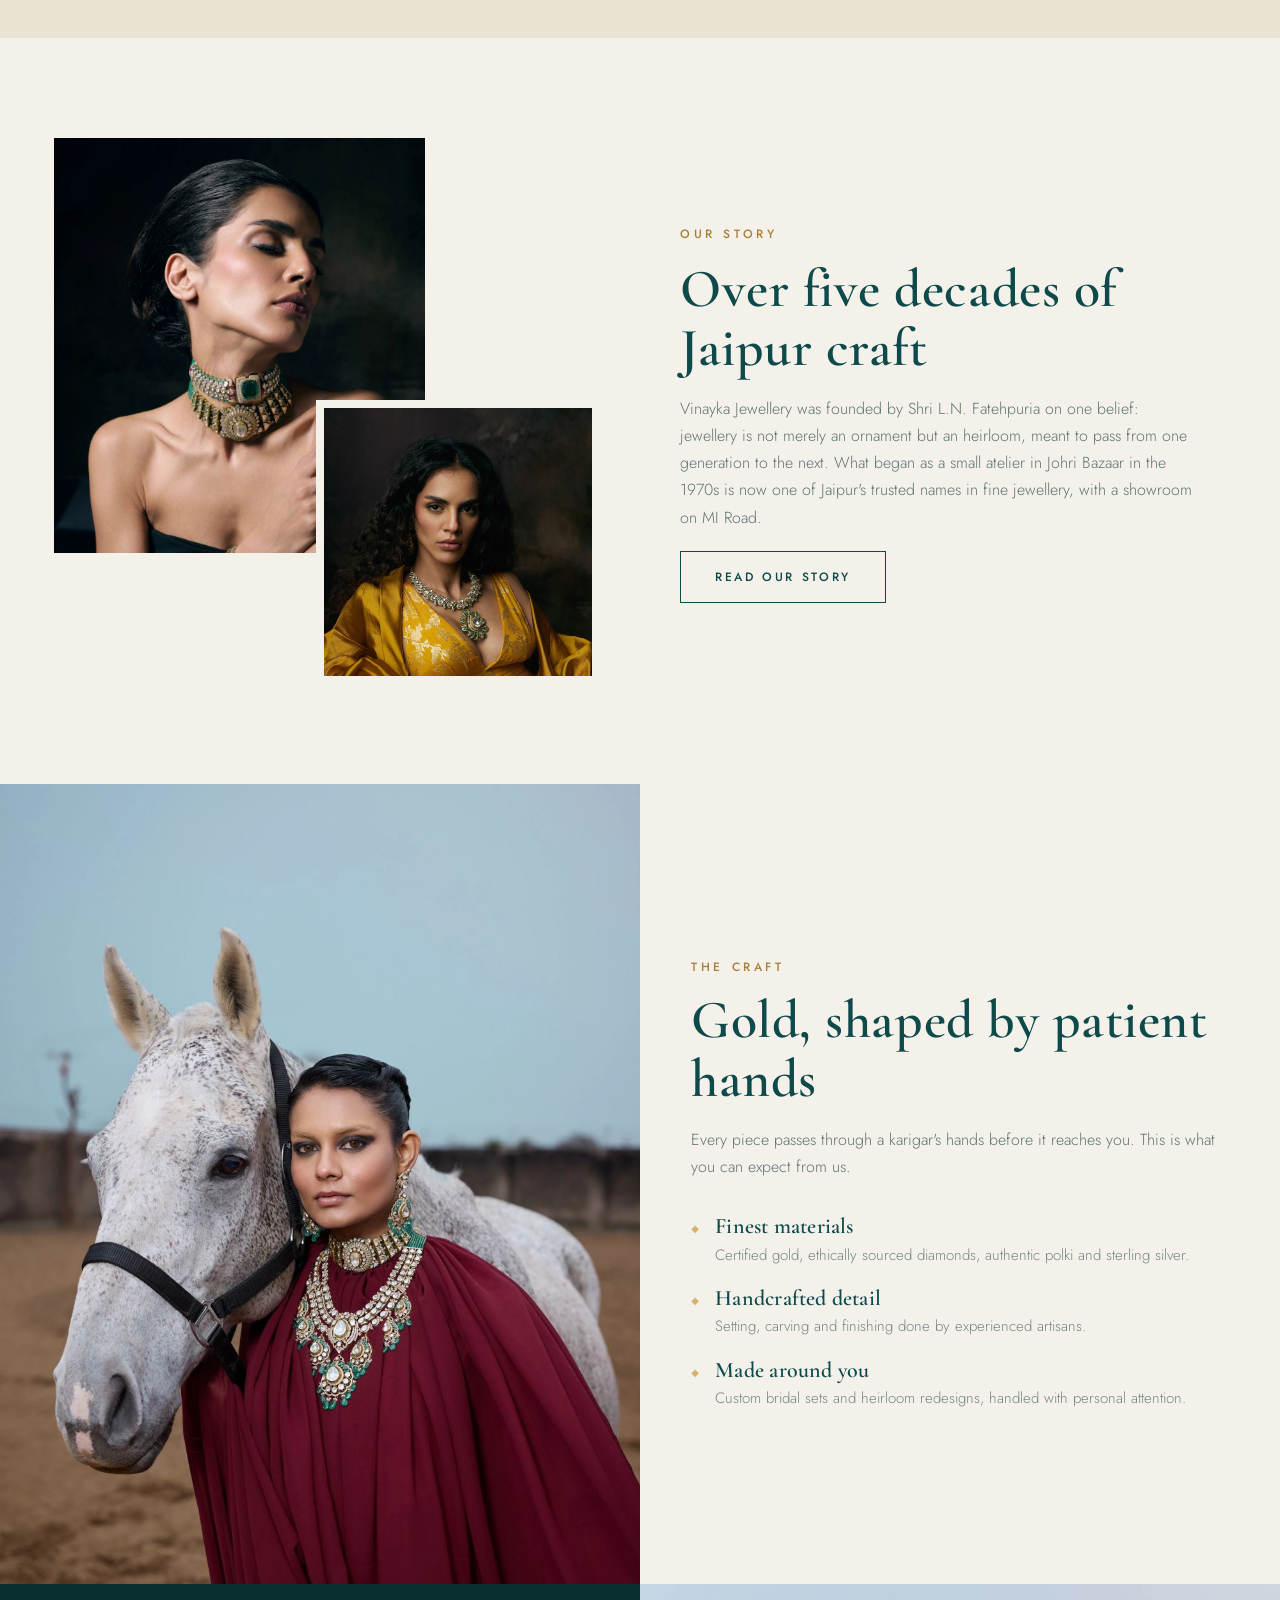
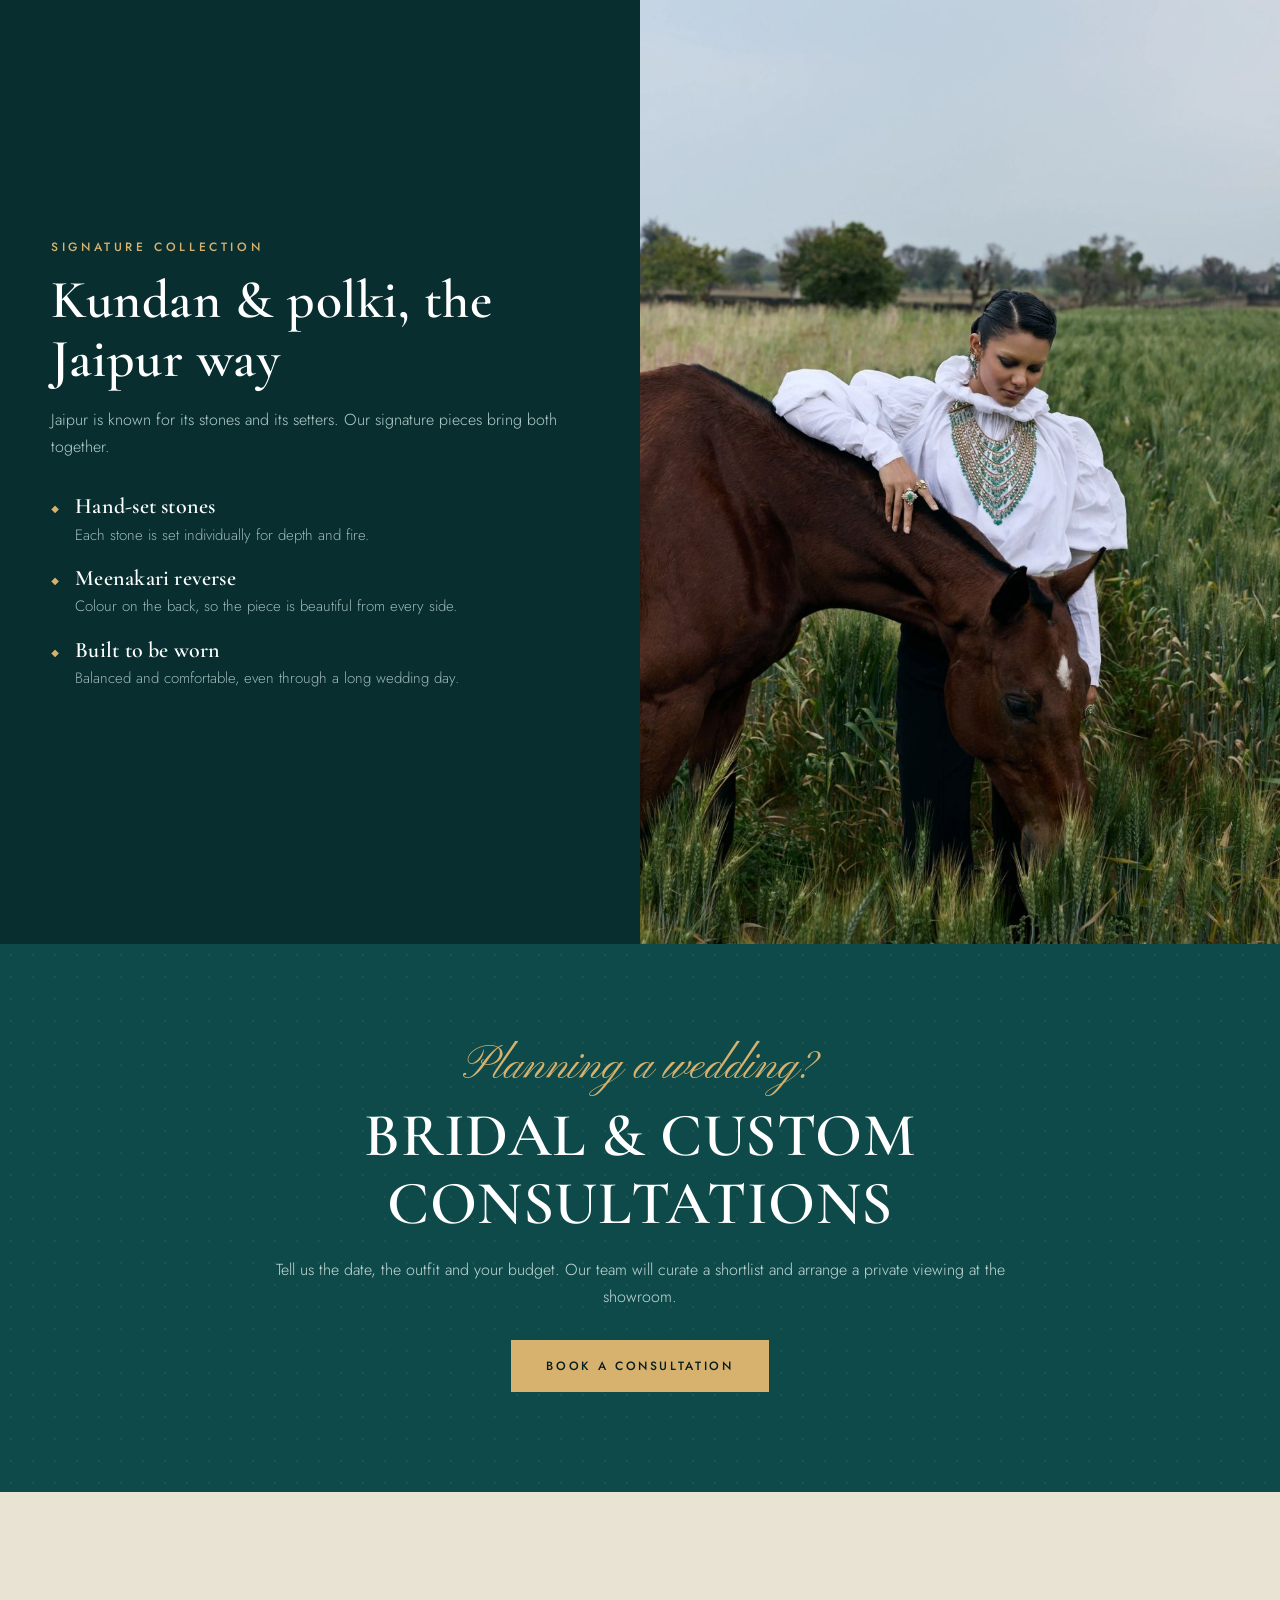
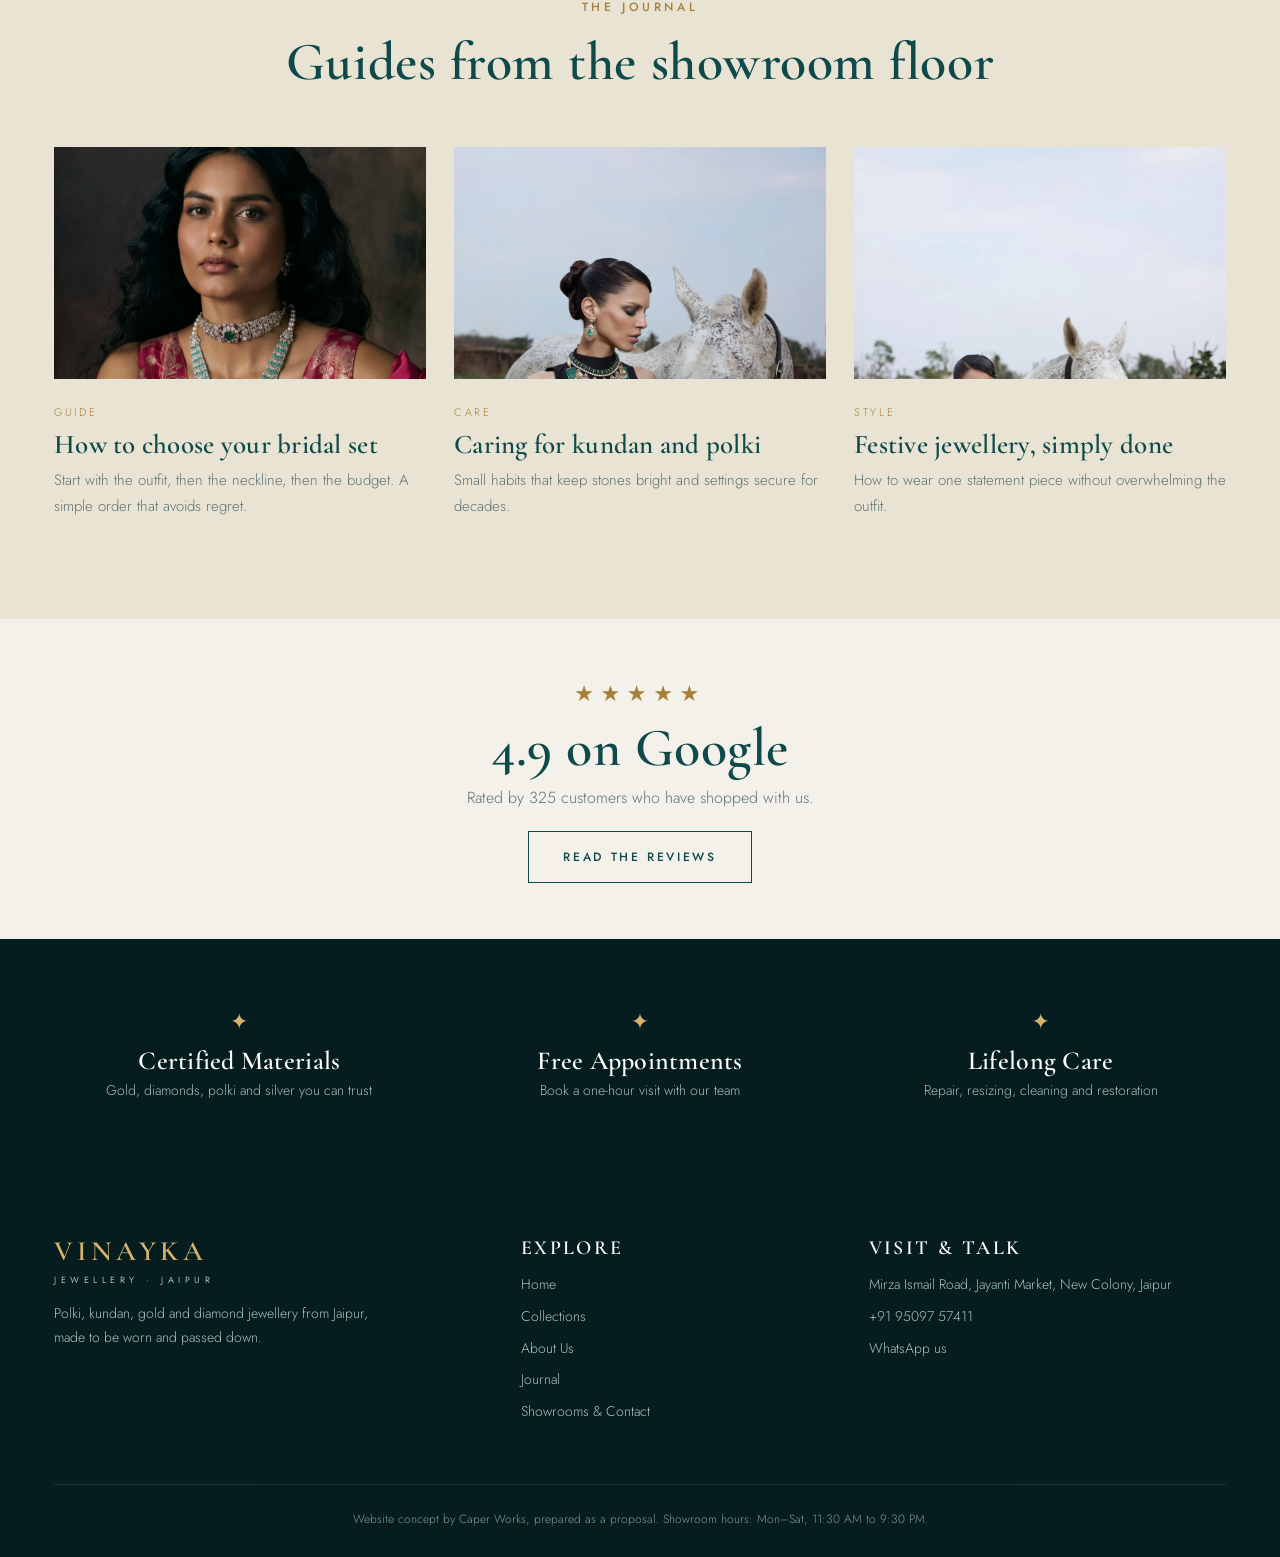
<file: vinayka-site-8616/index.html>
<!doctype html>
<html lang="en">
<head>
<meta charset="utf-8">
<meta name="viewport" content="width=device-width, initial-scale=1">
<meta name="robots" content="noindex, nofollow">
<title>Vinayka Jewellery | Fine Jewellery in Jaipur</title>
<meta name="description" content="Polki, kundan, gold and diamond jewellery from Jaipur. Visit our MI Road showroom or enquire on WhatsApp.">
<link rel="preconnect" href="https://fonts.googleapis.com">
<link rel="preconnect" href="https://fonts.gstatic.com" crossorigin>
<link href="https://fonts.googleapis.com/css2?family=Cormorant+Garamond:wght@500;600;700&family=Jost:wght@300;400;500&family=Pinyon+Script&display=swap" rel="stylesheet">
<link rel="stylesheet" href="assets/site.css">
</head>
<body>
<div class="ribbon">DESIGN PREVIEW BY CAPER WORKS &middot; Sample content, prepared as a proposal</div>
<header>
  <div class="wrap nav">
    <ul><li><a href="index.html" class="on">Home</a></li><li><a href="collections.html">Collections</a></li><li><a href="about.html">About</a></li><li><a href="journal.html">Journal</a></li></ul>
    <a href="index.html" class="logo">Vinayka<small>Jewellery &middot; Jaipur</small></a>
    <div class="tools"><a class="t" href="showrooms.html">Showrooms</a><a class="t" href="showrooms.html#enquire">Contact</a>
      <a class="ic" href="collections.html" aria-label="Browse collections"><svg viewBox="0 0 24 24"><circle cx="11" cy="11" r="6.5"/><path d="M16 16l5 5"/></svg></a>
      <a class="ic" href="showrooms.html#enquire" aria-label="Enquire"><svg viewBox="0 0 24 24"><path d="M5 8h14l-1.2 11H6.2L5 8z"/><path d="M9 8V6a3 3 0 0 1 6 0v2"/></svg></a></div>
    <button class="burger" aria-label="Menu" aria-expanded="false"><span></span></button>
  </div>
</header>

<section class="hero" style="padding:0">
  <div class="hero-bg" style="background-image:url('assets/img/p1-1600.jpg')" role="img" aria-label="Model wearing Vinayka polki jewellery"></div>
  <div class="wrap"><div class="copy">
    <span class="script">Fine jewellery since the 1970s</span>
    <h1>Crafted in Jaipur. <em>Worn for a lifetime.</em></h1>
    <p class="sub">Gold, diamond, polki and silver jewellery shaped by skilled artisans, from our showroom on Mirza Ismail Road.</p>
    <div class="cta-row"><a href="collections.html" class="btn">Shop the Collection</a><a href="https://wa.me/919509757411?text=Hi%2C%20I%27d%20like%20to%20see%20your%20jewellery." target="_blank" rel="noopener" class="btn ghost">Chat on WhatsApp</a></div>
  </div></div>
  <div class="cats"><div class="wrap"><a href="collections.html">Bridal</a><a href="collections.html">Polki</a><a href="collections.html">Gold</a><a href="collections.html">Diamond</a><a href="collections.html">Silver</a><a href="showrooms.html#enquire">Custom Design</a></div></div>
</section>

<section>
  <div class="wrap">
    <div class="head fade"><span class="kicker">Shop by Occasion</span><h2 class="h2">Find the piece for your moment</h2><p class="lead">From the wedding mandap to a quiet anniversary dinner, start with the story you are dressing for.</p></div>
    <div class="tiles">
      <a class="tile ph fade" href="collections.html"><img src="assets/img/p1-1000.jpg" alt="Bridal" loading="lazy"><div><span>Explore</span><h3>Bridal</h3></div></a><a class="tile ph fade" href="collections.html"><img src="assets/img/h2-1000.jpg" alt="Polki" loading="lazy"><div><span>Explore</span><h3>Polki</h3></div></a><a class="tile ph fade" href="collections.html"><img src="assets/img/h1-1000.jpg" alt="Gold" loading="lazy"><div><span>Explore</span><h3>Gold</h3></div></a><a class="tile ph fade" href="collections.html"><img src="assets/img/h4-1000.jpg" alt="Diamond" loading="lazy"><div><span>Explore</span><h3>Diamond</h3></div></a><a class="tile ph fade" href="collections.html"><img src="assets/img/h7-1000.jpg" alt="Silver" loading="lazy"><div><span>Explore</span><h3>Silver</h3></div></a><a class="tile ph fade" href="showrooms.html#enquire"><img src="assets/img/h6-1000.jpg" alt="Custom &amp; Redesign" loading="lazy"><div><span>Explore</span><h3>Custom &amp; Redesign</h3></div></a>
    </div>
  </div>
</section>

<section class="arrivals">
  <div class="wrap">
    <div class="head fade"><span class="kicker">New Arrivals</span><h2 class="h2">Fresh from the workshop</h2></div>
    <div class="grid4"><a href="collections.html" class="prod fade"><div class="ph"><img src="assets/img/h4-1000.jpg" alt="Gold &amp; Diamond Pendant Set" loading="lazy"><div class="act">View</div></div><h3>Gold &amp; Diamond Pendant Set</h3><p>Diamond &middot; Price on request</p></a><a href="collections.html" class="prod fade"><div class="ph"><img src="assets/img/h2-1000.jpg" alt="Long Polki Necklace" loading="lazy"><div class="act">View</div></div><h3>Long Polki Necklace</h3><p>Polki &middot; Price on request</p></a><a href="collections.html" class="prod fade"><div class="ph"><img src="assets/img/h7-1000.jpg" alt="Layered Pearl Haar" loading="lazy"><div class="act">View</div></div><h3>Layered Pearl Haar</h3><p>Gold &middot; Price on request</p></a><a href="collections.html" class="prod fade"><div class="ph"><img src="assets/img/p1-1000.jpg" alt="Bridal Necklace Set" loading="lazy"><div class="act">View</div></div><h3>Bridal Necklace Set</h3><p>Bridal &middot; Price on request</p></a></div>
    <div class="center" style="margin-top:50px"><a href="collections.html" class="btn out">View All Collections</a></div>
  </div>
</section>

<section>
  <div class="wrap two">
    <div class="frames fade"><div class="ph a"><img src="assets/img/p2-1000.jpg" alt="Vinayka showroom" loading="lazy"></div><div class="ph b"><img src="assets/img/p4-1000.jpg" alt="Vinayka jewellery" loading="lazy"></div></div>
    <div class="fade">
      <span class="kicker">Our Story</span>
      <h2 class="h2">Over five decades of Jaipur craft</h2>
      <p>Vinayka Jewellery was founded by Shri L.N. Fatehpuria on one belief: jewellery is not merely an ornament but an heirloom, meant to pass from one generation to the next. What began as a small atelier in Johri Bazaar in the 1970s is now one of Jaipur's trusted names in fine jewellery, with a showroom on MI Road.</p>
      <a href="about.html" class="btn out">Read Our Story</a>
    </div>
  </div>
</section>

<section class="split s1">
  <div class="row">
    <div class="pic ph"><img src="assets/img/h1-1000.jpg" alt="Gold jewellery from Vinayka" loading="lazy"></div>
    <div class="txt fade">
      <span class="kicker">The Craft</span>
      <h2 class="h2">Gold, shaped by patient hands</h2>
      <p class="lead" style="margin-bottom:26px">Every piece passes through a karigar's hands before it reaches you. This is what you can expect from us.</p>
      <ul><li><h3>Finest materials</h3><span>Certified gold, ethically sourced diamonds, authentic polki and sterling silver.</span></li><li><h3>Handcrafted detail</h3><span>Setting, carving and finishing done by experienced artisans.</span></li><li><h3>Made around you</h3><span>Custom bridal sets and heirloom redesigns, handled with personal attention.</span></li></ul>
    </div>
  </div>
</section>

<section class="split s2">
  <div class="row">
    <div class="pic ph"><img src="assets/img/h2-1000.jpg" alt="Kundan and polki from Vinayka" loading="lazy"></div>
    <div class="txt fade on-dark">
      <span class="kicker l">Signature Collection</span>
      <h2 class="h2">Kundan &amp; polki, the Jaipur way</h2>
      <p class="lead" style="margin-bottom:26px">Jaipur is known for its stones and its setters. Our signature pieces bring both together.</p>
      <ul><li><h3>Hand-set stones</h3><span>Each stone is set individually for depth and fire.</span></li><li><h3>Meenakari reverse</h3><span>Colour on the back, so the piece is beautiful from every side.</span></li><li><h3>Built to be worn</h3><span>Balanced and comfortable, even through a long wedding day.</span></li></ul>
    </div>
  </div>
</section>

<section class="cta">
  <div class="wrap fade">
    <span class="script">Planning a wedding?</span>
    <h2>Bridal &amp; custom consultations</h2>
    <p>Tell us the date, the outfit and your budget. Our team will curate a shortlist and arrange a private viewing at the showroom.</p>
    <a href="showrooms.html#enquire" class="btn">Book a Consultation</a>
  </div>
</section>

<section class="stories">
  <div class="wrap">
    <div class="head fade"><span class="kicker">The Journal</span><h2 class="h2">Guides from the showroom floor</h2></div>
    <div class="grid3">
      <a class="post fade" href="journal.html#bridal"><div class="ph"><img src="assets/img/p1-1000.jpg" alt="Bridal jewellery guide" loading="lazy"></div><small>Guide</small><h3>How to choose your bridal set</h3><p>Start with the outfit, then the neckline, then the budget. A simple order that avoids regret.</p></a>
      <a class="post fade" href="journal.html#care"><div class="ph"><img src="assets/img/h3-1000.jpg" alt="Caring for kundan" loading="lazy"></div><small>Care</small><h3>Caring for kundan and polki</h3><p>Small habits that keep stones bright and settings secure for decades.</p></a>
      <a class="post fade" href="journal.html#festive"><div class="ph"><img src="assets/img/h5-1000.jpg" alt="Festive jewellery" loading="lazy"></div><small>Style</small><h3>Festive jewellery, simply done</h3><p>How to wear one statement piece without overwhelming the outfit.</p></a>
    </div>
  </div>
</section>

<section class="reviews" style="padding:56px 0"><div class="wrap center fade">
  <div class="stars" aria-hidden="true">&#9733;&#9733;&#9733;&#9733;&#9733;</div>
  <h2 class="h2" style="margin:6px 0 6px">4.9 on Google</h2>
  <p class="lead" style="margin:0 auto 20px">Rated by 325 customers who have shopped with us.</p>
  <a class="btn out" href="https://maps.google.com/maps?cid=10745771921200075122" target="_blank" rel="noopener">Read the reviews</a>
</div></section>

<div class="perks"><div class="wrap">
  <div><span>&#10022;</span><h3>Certified Materials</h3><p>Gold, diamonds, polki and silver you can trust</p></div>
  <div><span>&#10022;</span><h3>Free Appointments</h3><p>Book a one-hour visit with our team</p></div>
  <div><span>&#10022;</span><h3>Lifelong Care</h3><p>Repair, resizing, cleaning and restoration</p></div>
</div></div>

<footer>
  <div class="wrap">
    <div><a href="index.html" class="logo">Vinayka<small>Jewellery &middot; Jaipur</small></a><p style="margin-top:18px;max-width:340px">Polki, kundan, gold and diamond jewellery from Jaipur, made to be worn and passed down.</p></div>
    <div><h4>Explore</h4><ul><li><a href="index.html">Home</a></li><li><a href="collections.html">Collections</a></li><li><a href="about.html">About Us</a></li><li><a href="journal.html">Journal</a></li><li><a href="showrooms.html">Showrooms &amp; Contact</a></li></ul></div>
    <div><h4>Visit &amp; Talk</h4><ul><li>Mirza Ismail Road, Jayanti Market, New Colony, Jaipur</li><li><a href="tel:+919509757411">+91 95097 57411</a></li><li><a href="https://wa.me/919509757411" target="_blank" rel="noopener">WhatsApp us</a></li></ul></div>
    <div class="copy">Website concept by Caper Works, prepared as a proposal. Showroom hours: Mon&ndash;Sat, 11:30 AM to 9:30 PM.</div>
  </div>
</footer>
<a class="wa" href="https://wa.me/919509757411" target="_blank" rel="noopener" aria-label="WhatsApp"><svg viewBox="0 0 24 24"><path d="M12 2a10 10 0 0 0-8.6 15.1L2 22l5-1.3A10 10 0 1 0 12 2zm5.2 14.2c-.2.6-1.3 1.2-1.8 1.2-.5.1-1 .2-3.3-.7-2.8-1.2-4.6-4-4.7-4.2-.1-.2-1.1-1.5-1.1-2.8s.7-2 1-2.3c.2-.3.5-.3.7-.3h.5c.2 0 .4 0 .6.5l.9 2.1c.1.2.1.4 0 .5l-.4.6-.3.4c-.1.1-.3.3-.1.6.2.3.8 1.3 1.7 2.1 1.1 1 2.1 1.3 2.4 1.4.3.1.5.1.6-.1l.9-1.1c.2-.3.4-.2.7-.1l2 .9c.3.1.5.2.5.3.1.2.1.7-.1 1.1z"/></svg></a>
<script src="assets/site.js"></script>
</body>
</html>
</file>
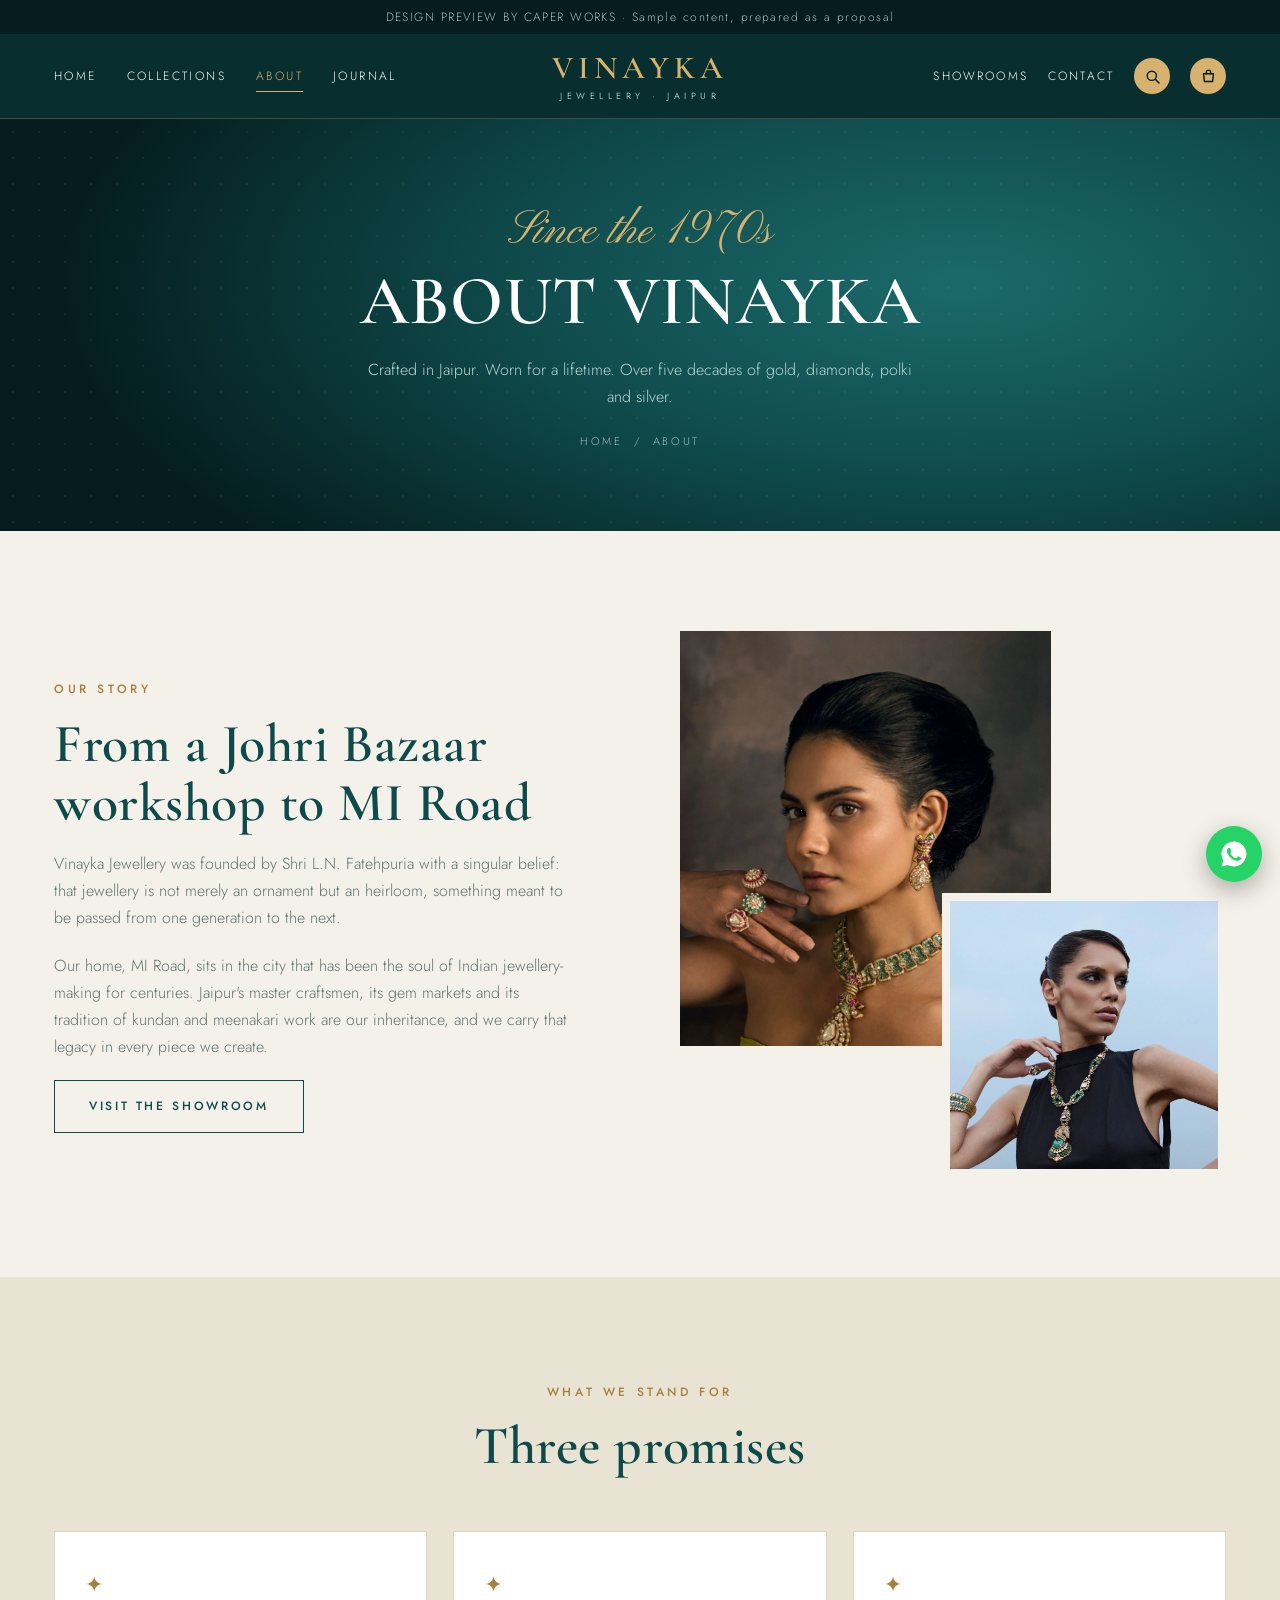
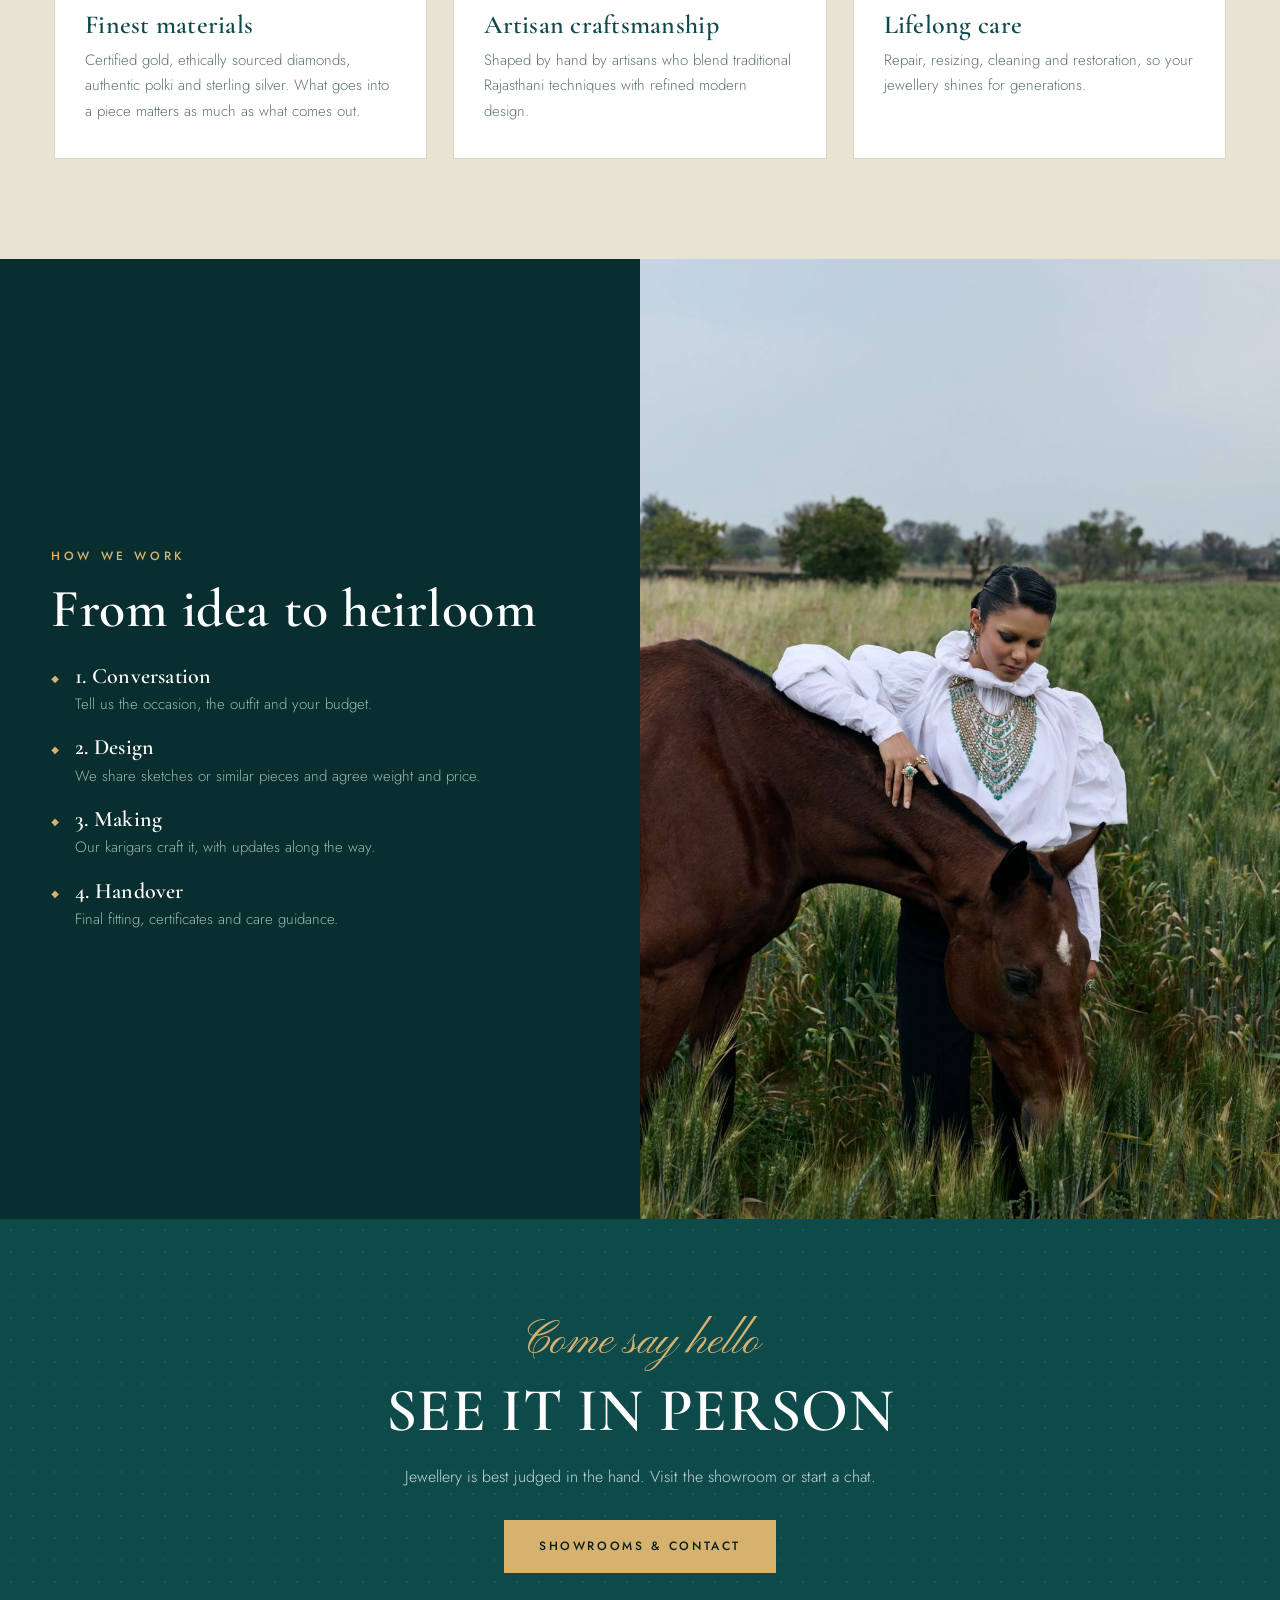
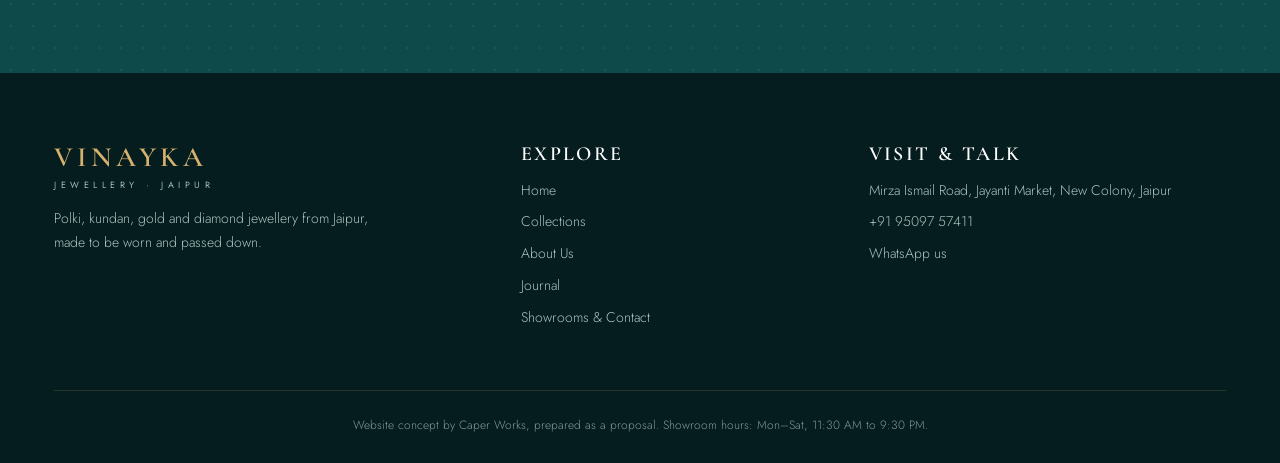
<file: vinayka-site-8616/about.html>
<!doctype html>
<html lang="en">
<head>
<meta charset="utf-8">
<meta name="viewport" content="width=device-width, initial-scale=1">
<meta name="robots" content="noindex, nofollow">
<title>About | Vinayka Jewellery</title>
<meta name="description" content="The story of Vinayka Jewellery, a Jaipur jeweller built on honest gold and careful craft.">
<link rel="preconnect" href="https://fonts.googleapis.com">
<link rel="preconnect" href="https://fonts.gstatic.com" crossorigin>
<link href="https://fonts.googleapis.com/css2?family=Cormorant+Garamond:wght@500;600;700&family=Jost:wght@300;400;500&family=Pinyon+Script&display=swap" rel="stylesheet">
<link rel="stylesheet" href="assets/site.css">
</head>
<body>
<div class="ribbon">DESIGN PREVIEW BY CAPER WORKS &middot; Sample content, prepared as a proposal</div>
<header>
  <div class="wrap nav">
    <ul><li><a href="index.html">Home</a></li><li><a href="collections.html">Collections</a></li><li><a href="about.html" class="on">About</a></li><li><a href="journal.html">Journal</a></li></ul>
    <a href="index.html" class="logo">Vinayka<small>Jewellery &middot; Jaipur</small></a>
    <div class="tools"><a class="t" href="showrooms.html">Showrooms</a><a class="t" href="showrooms.html#enquire">Contact</a>
      <a class="ic" href="collections.html" aria-label="Browse collections"><svg viewBox="0 0 24 24"><circle cx="11" cy="11" r="6.5"/><path d="M16 16l5 5"/></svg></a>
      <a class="ic" href="showrooms.html#enquire" aria-label="Enquire"><svg viewBox="0 0 24 24"><path d="M5 8h14l-1.2 11H6.2L5 8z"/><path d="M9 8V6a3 3 0 0 1 6 0v2"/></svg></a></div>
    <button class="burger" aria-label="Menu" aria-expanded="false"><span></span></button>
  </div>
</header>

<div class="phero"><div class="wrap"><span class="script">Since the 1970s</span><h1>About Vinayka</h1><p>Crafted in Jaipur. Worn for a lifetime. Over five decades of gold, diamonds, polki and silver.</p><div class="crumbs"><a href="index.html">Home</a> &nbsp;/&nbsp; About</div></div></div>
<section>
  <div class="wrap two">
    <div class="fade"><span class="kicker">Our Story</span><h2 class="h2">From a Johri Bazaar workshop to MI Road</h2>
      <p>Vinayka Jewellery was founded by Shri L.N. Fatehpuria with a singular belief: that jewellery is not merely an ornament but an heirloom, something meant to be passed from one generation to the next.</p>
      <p>Our home, MI Road, sits in the city that has been the soul of Indian jewellery-making for centuries. Jaipur's master craftsmen, its gem markets and its tradition of kundan and meenakari work are our inheritance, and we carry that legacy in every piece we create.</p>
      <a href="showrooms.html" class="btn out">Visit the Showroom</a></div>
    <div class="frames fade"><div class="ph a"><img src="assets/img/p3-1000.jpg" alt="Vinayka showroom" loading="lazy"></div><div class="ph b"><img src="assets/img/h4-1000.jpg" alt="Vinayka craft" loading="lazy"></div></div>
  </div>
</section>
<section class="arrivals">
  <div class="wrap">
    <div class="head fade"><span class="kicker">What We Stand For</span><h2 class="h2">Three promises</h2></div>
    <div class="values">
      <div class="value fade"><span>&#10022;</span><h3>Finest materials</h3><p>Certified gold, ethically sourced diamonds, authentic polki and sterling silver. What goes into a piece matters as much as what comes out.</p></div>
      <div class="value fade"><span>&#10022;</span><h3>Artisan craftsmanship</h3><p>Shaped by hand by artisans who blend traditional Rajasthani techniques with refined modern design.</p></div>
      <div class="value fade"><span>&#10022;</span><h3>Lifelong care</h3><p>Repair, resizing, cleaning and restoration, so your jewellery shines for generations.</p></div>
    </div>
  </div>
</section>
<section class="split s2">
  <div class="row">
    <div class="pic ph"><img src="assets/img/h2-1000.jpg" alt="Kundan craft" loading="lazy"></div>
    <div class="txt fade on-dark"><span class="kicker l">How We Work</span><h2 class="h2">From idea to heirloom</h2>
      <ul><li><h3>1. Conversation</h3><span>Tell us the occasion, the outfit and your budget.</span></li><li><h3>2. Design</h3><span>We share sketches or similar pieces and agree weight and price.</span></li><li><h3>3. Making</h3><span>Our karigars craft it, with updates along the way.</span></li><li><h3>4. Handover</h3><span>Final fitting, certificates and care guidance.</span></li></ul></div>
  </div>
</section>
<section class="cta"><div class="wrap fade"><span class="script">Come say hello</span><h2>See it in person</h2><p>Jewellery is best judged in the hand. Visit the showroom or start a chat.</p><a href="showrooms.html" class="btn">Showrooms &amp; Contact</a></div></section>

<footer>
  <div class="wrap">
    <div><a href="index.html" class="logo">Vinayka<small>Jewellery &middot; Jaipur</small></a><p style="margin-top:18px;max-width:340px">Polki, kundan, gold and diamond jewellery from Jaipur, made to be worn and passed down.</p></div>
    <div><h4>Explore</h4><ul><li><a href="index.html">Home</a></li><li><a href="collections.html">Collections</a></li><li><a href="about.html">About Us</a></li><li><a href="journal.html">Journal</a></li><li><a href="showrooms.html">Showrooms &amp; Contact</a></li></ul></div>
    <div><h4>Visit &amp; Talk</h4><ul><li>Mirza Ismail Road, Jayanti Market, New Colony, Jaipur</li><li><a href="tel:+919509757411">+91 95097 57411</a></li><li><a href="https://wa.me/919509757411" target="_blank" rel="noopener">WhatsApp us</a></li></ul></div>
    <div class="copy">Website concept by Caper Works, prepared as a proposal. Showroom hours: Mon&ndash;Sat, 11:30 AM to 9:30 PM.</div>
  </div>
</footer>
<a class="wa" href="https://wa.me/919509757411" target="_blank" rel="noopener" aria-label="WhatsApp"><svg viewBox="0 0 24 24"><path d="M12 2a10 10 0 0 0-8.6 15.1L2 22l5-1.3A10 10 0 1 0 12 2zm5.2 14.2c-.2.6-1.3 1.2-1.8 1.2-.5.1-1 .2-3.3-.7-2.8-1.2-4.6-4-4.7-4.2-.1-.2-1.1-1.5-1.1-2.8s.7-2 1-2.3c.2-.3.5-.3.7-.3h.5c.2 0 .4 0 .6.5l.9 2.1c.1.2.1.4 0 .5l-.4.6-.3.4c-.1.1-.3.3-.1.6.2.3.8 1.3 1.7 2.1 1.1 1 2.1 1.3 2.4 1.4.3.1.5.1.6-.1l.9-1.1c.2-.3.4-.2.7-.1l2 .9c.3.1.5.2.5.3.1.2.1.7-.1 1.1z"/></svg></a>
<script src="assets/site.js"></script>
</body>
</html>
</file>
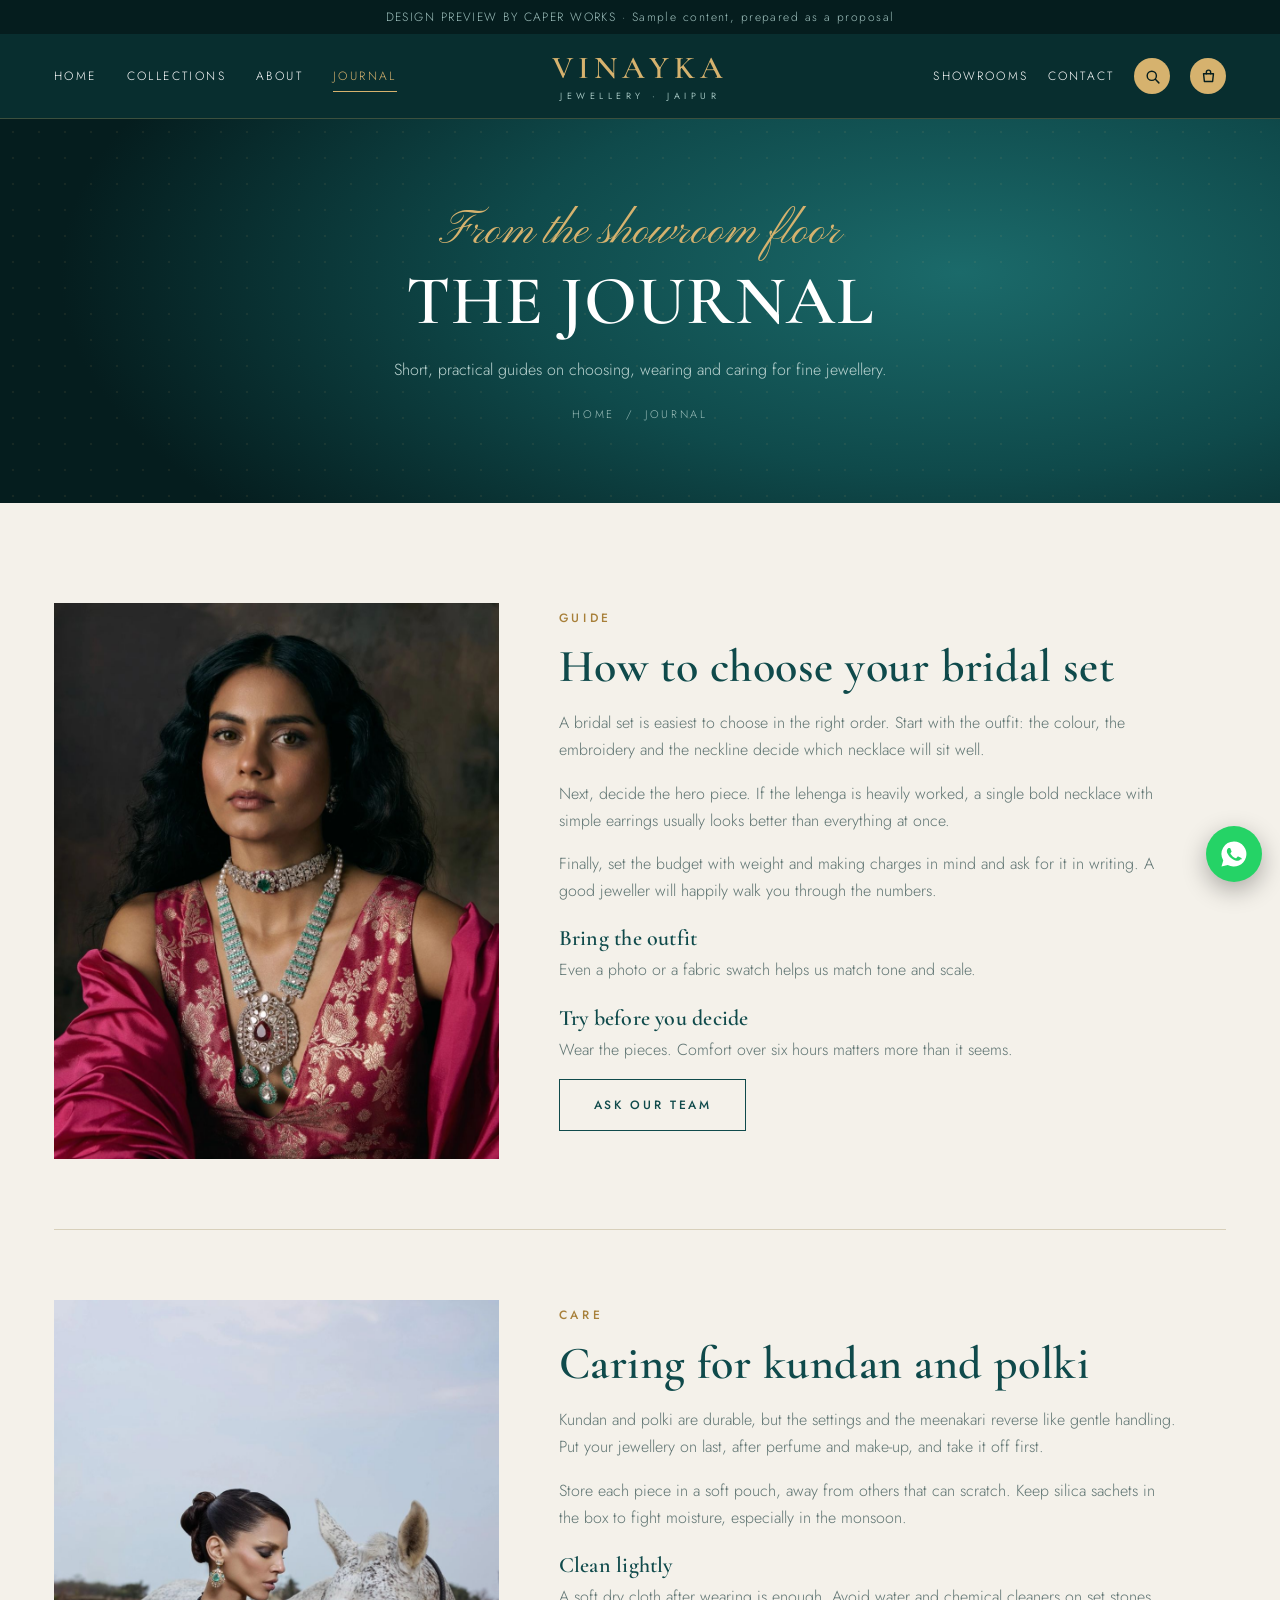
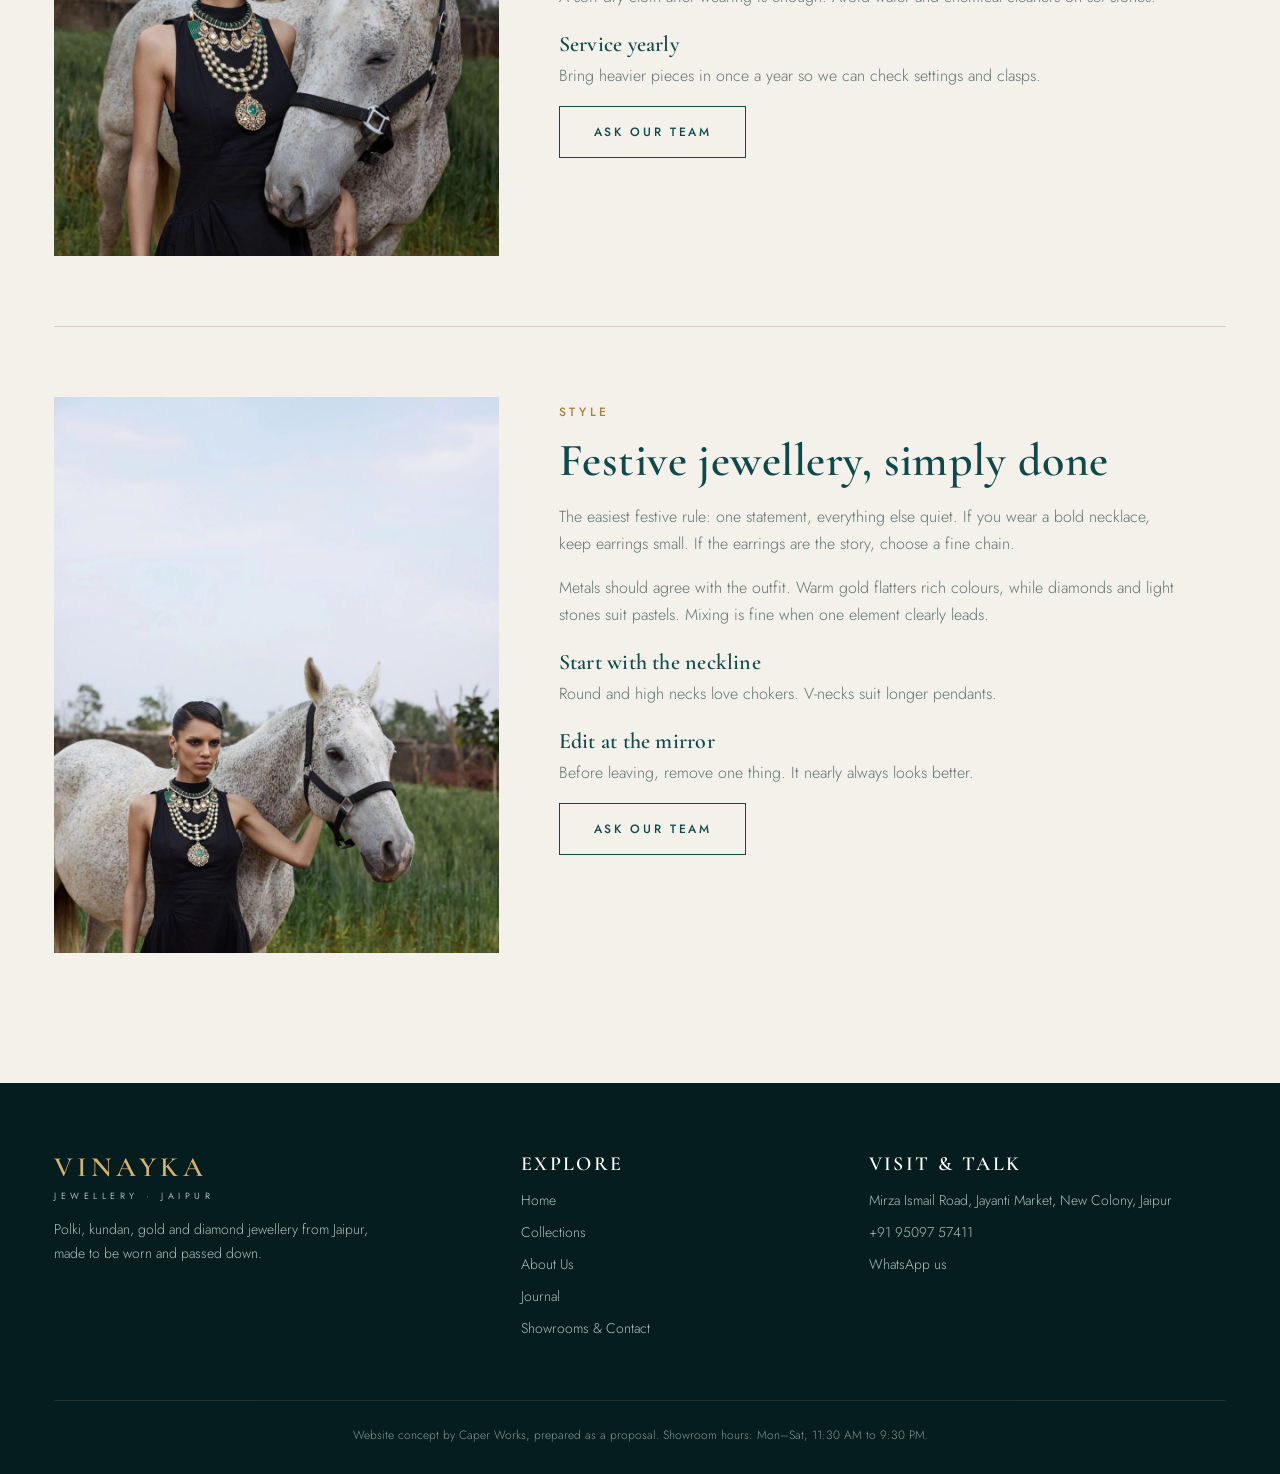
<file: vinayka-site-8616/journal.html>
<!doctype html>
<html lang="en">
<head>
<meta charset="utf-8">
<meta name="viewport" content="width=device-width, initial-scale=1">
<meta name="robots" content="noindex, nofollow">
<title>Journal | Vinayka Jewellery</title>
<meta name="description" content="Guides on choosing bridal jewellery, caring for kundan and polki, and styling festive pieces.">
<link rel="preconnect" href="https://fonts.googleapis.com">
<link rel="preconnect" href="https://fonts.gstatic.com" crossorigin>
<link href="https://fonts.googleapis.com/css2?family=Cormorant+Garamond:wght@500;600;700&family=Jost:wght@300;400;500&family=Pinyon+Script&display=swap" rel="stylesheet">
<link rel="stylesheet" href="assets/site.css">
</head>
<body>
<div class="ribbon">DESIGN PREVIEW BY CAPER WORKS &middot; Sample content, prepared as a proposal</div>
<header>
  <div class="wrap nav">
    <ul><li><a href="index.html">Home</a></li><li><a href="collections.html">Collections</a></li><li><a href="about.html">About</a></li><li><a href="journal.html" class="on">Journal</a></li></ul>
    <a href="index.html" class="logo">Vinayka<small>Jewellery &middot; Jaipur</small></a>
    <div class="tools"><a class="t" href="showrooms.html">Showrooms</a><a class="t" href="showrooms.html#enquire">Contact</a>
      <a class="ic" href="collections.html" aria-label="Browse collections"><svg viewBox="0 0 24 24"><circle cx="11" cy="11" r="6.5"/><path d="M16 16l5 5"/></svg></a>
      <a class="ic" href="showrooms.html#enquire" aria-label="Enquire"><svg viewBox="0 0 24 24"><path d="M5 8h14l-1.2 11H6.2L5 8z"/><path d="M9 8V6a3 3 0 0 1 6 0v2"/></svg></a></div>
    <button class="burger" aria-label="Menu" aria-expanded="false"><span></span></button>
  </div>
</header>

<div class="phero"><div class="wrap"><span class="script">From the showroom floor</span><h1>The Journal</h1><p>Short, practical guides on choosing, wearing and caring for fine jewellery.</p><div class="crumbs"><a href="index.html">Home</a> &nbsp;/&nbsp; Journal</div></div></div>
<section style="padding:30px 0 60px"><div class="wrap"><article class="article fade" id="bridal"><div class="ph"><img src="assets/img/p1-1000.jpg" alt="How to choose your bridal set" loading="lazy"></div><div><span class="kicker">Guide</span><h2>How to choose your bridal set</h2><p>A bridal set is easiest to choose in the right order. Start with the outfit: the colour, the embroidery and the neckline decide which necklace will sit well.</p><p>Next, decide the hero piece. If the lehenga is heavily worked, a single bold necklace with simple earrings usually looks better than everything at once.</p><p>Finally, set the budget with weight and making charges in mind and ask for it in writing. A good jeweller will happily walk you through the numbers.</p><h4>Bring the outfit</h4><p>Even a photo or a fabric swatch helps us match tone and scale.</p><h4>Try before you decide</h4><p>Wear the pieces. Comfort over six hours matters more than it seems.</p><a class="btn out" href="showrooms.html#enquire">Ask our team</a></div></article><article class="article fade" id="care"><div class="ph"><img src="assets/img/h3-1000.jpg" alt="Caring for kundan and polki" loading="lazy"></div><div><span class="kicker">Care</span><h2>Caring for kundan and polki</h2><p>Kundan and polki are durable, but the settings and the meenakari reverse like gentle handling. Put your jewellery on last, after perfume and make-up, and take it off first.</p><p>Store each piece in a soft pouch, away from others that can scratch. Keep silica sachets in the box to fight moisture, especially in the monsoon.</p><h4>Clean lightly</h4><p>A soft dry cloth after wearing is enough. Avoid water and chemical cleaners on set stones.</p><h4>Service yearly</h4><p>Bring heavier pieces in once a year so we can check settings and clasps.</p><a class="btn out" href="showrooms.html#enquire">Ask our team</a></div></article><article class="article fade" id="festive"><div class="ph"><img src="assets/img/h5-1000.jpg" alt="Festive jewellery, simply done" loading="lazy"></div><div><span class="kicker">Style</span><h2>Festive jewellery, simply done</h2><p>The easiest festive rule: one statement, everything else quiet. If you wear a bold necklace, keep earrings small. If the earrings are the story, choose a fine chain.</p><p>Metals should agree with the outfit. Warm gold flatters rich colours, while diamonds and light stones suit pastels. Mixing is fine when one element clearly leads.</p><h4>Start with the neckline</h4><p>Round and high necks love chokers. V-necks suit longer pendants.</p><h4>Edit at the mirror</h4><p>Before leaving, remove one thing. It nearly always looks better.</p><a class="btn out" href="showrooms.html#enquire">Ask our team</a></div></article></div></section>

<footer>
  <div class="wrap">
    <div><a href="index.html" class="logo">Vinayka<small>Jewellery &middot; Jaipur</small></a><p style="margin-top:18px;max-width:340px">Polki, kundan, gold and diamond jewellery from Jaipur, made to be worn and passed down.</p></div>
    <div><h4>Explore</h4><ul><li><a href="index.html">Home</a></li><li><a href="collections.html">Collections</a></li><li><a href="about.html">About Us</a></li><li><a href="journal.html">Journal</a></li><li><a href="showrooms.html">Showrooms &amp; Contact</a></li></ul></div>
    <div><h4>Visit &amp; Talk</h4><ul><li>Mirza Ismail Road, Jayanti Market, New Colony, Jaipur</li><li><a href="tel:+919509757411">+91 95097 57411</a></li><li><a href="https://wa.me/919509757411" target="_blank" rel="noopener">WhatsApp us</a></li></ul></div>
    <div class="copy">Website concept by Caper Works, prepared as a proposal. Showroom hours: Mon&ndash;Sat, 11:30 AM to 9:30 PM.</div>
  </div>
</footer>
<a class="wa" href="https://wa.me/919509757411" target="_blank" rel="noopener" aria-label="WhatsApp"><svg viewBox="0 0 24 24"><path d="M12 2a10 10 0 0 0-8.6 15.1L2 22l5-1.3A10 10 0 1 0 12 2zm5.2 14.2c-.2.6-1.3 1.2-1.8 1.2-.5.1-1 .2-3.3-.7-2.8-1.2-4.6-4-4.7-4.2-.1-.2-1.1-1.5-1.1-2.8s.7-2 1-2.3c.2-.3.5-.3.7-.3h.5c.2 0 .4 0 .6.5l.9 2.1c.1.2.1.4 0 .5l-.4.6-.3.4c-.1.1-.3.3-.1.6.2.3.8 1.3 1.7 2.1 1.1 1 2.1 1.3 2.4 1.4.3.1.5.1.6-.1l.9-1.1c.2-.3.4-.2.7-.1l2 .9c.3.1.5.2.5.3.1.2.1.7-.1 1.1z"/></svg></a>
<script src="assets/site.js"></script>
</body>
</html>
</file>
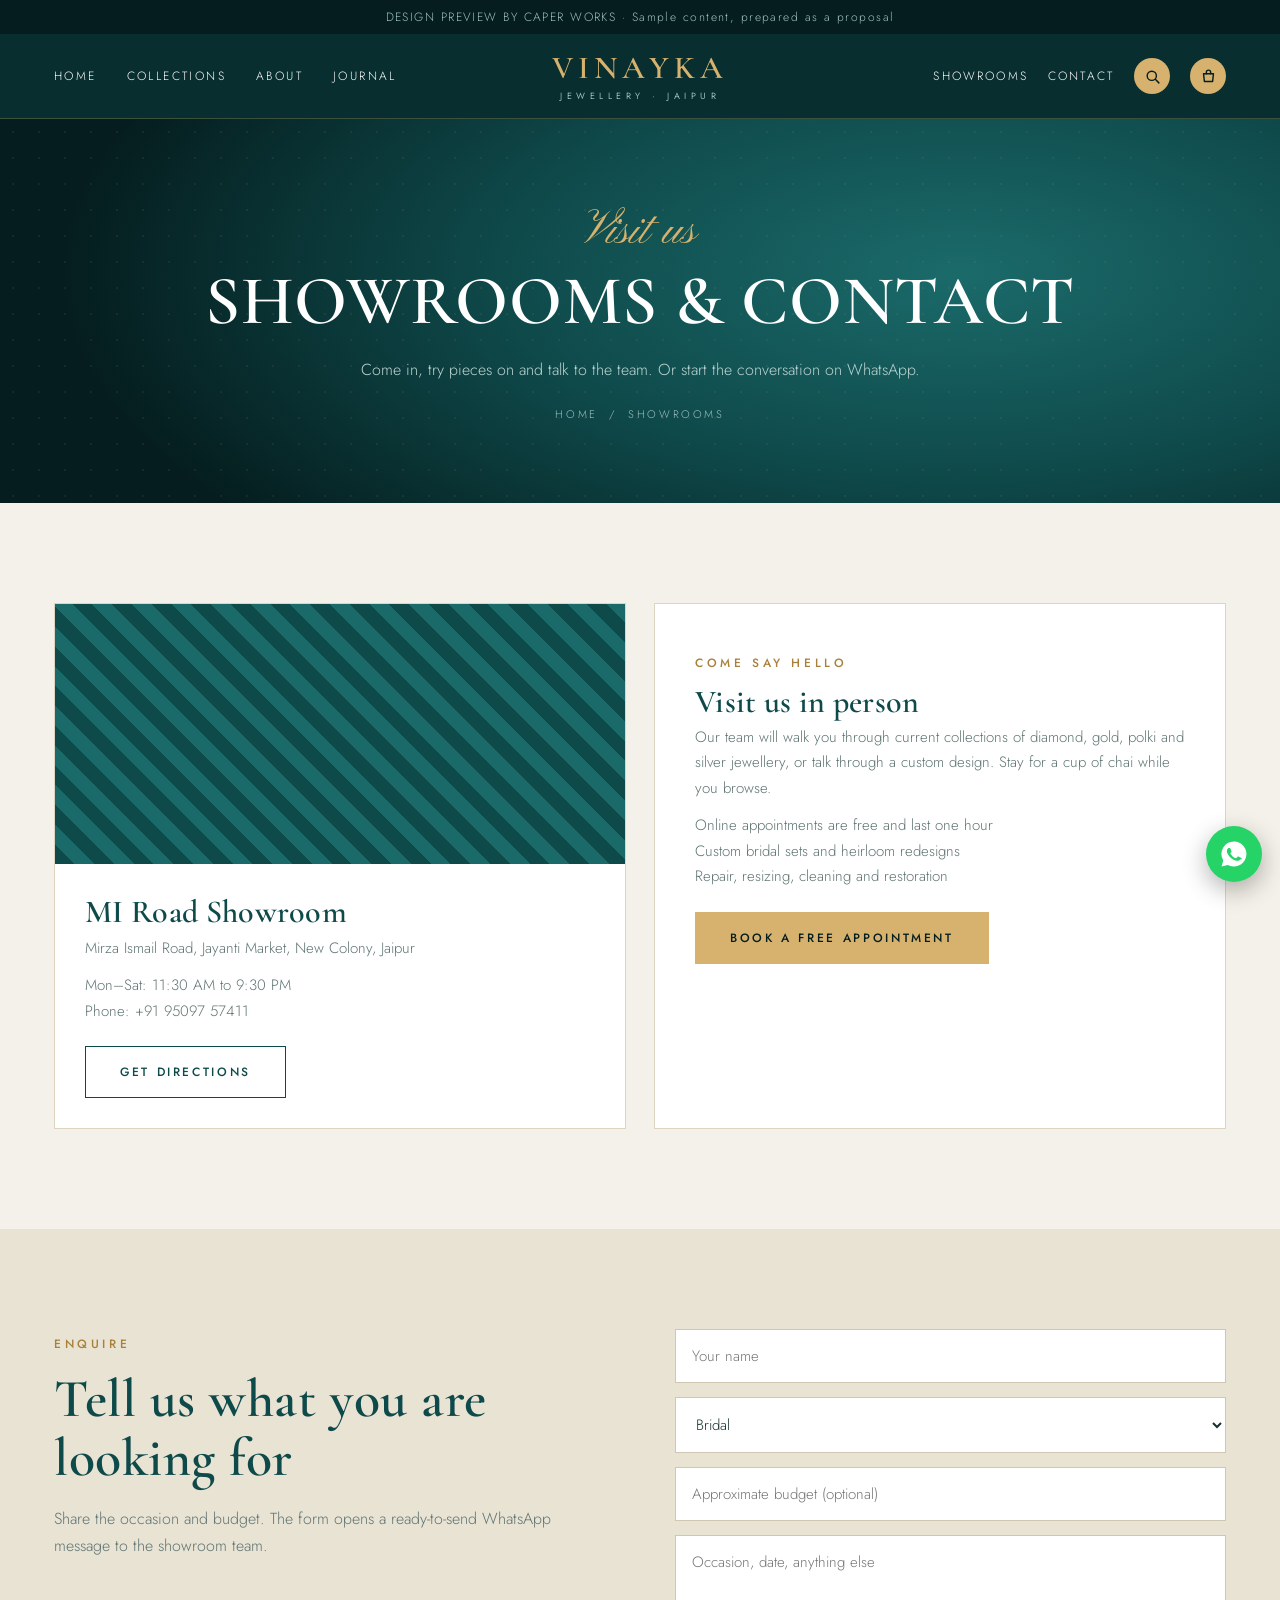
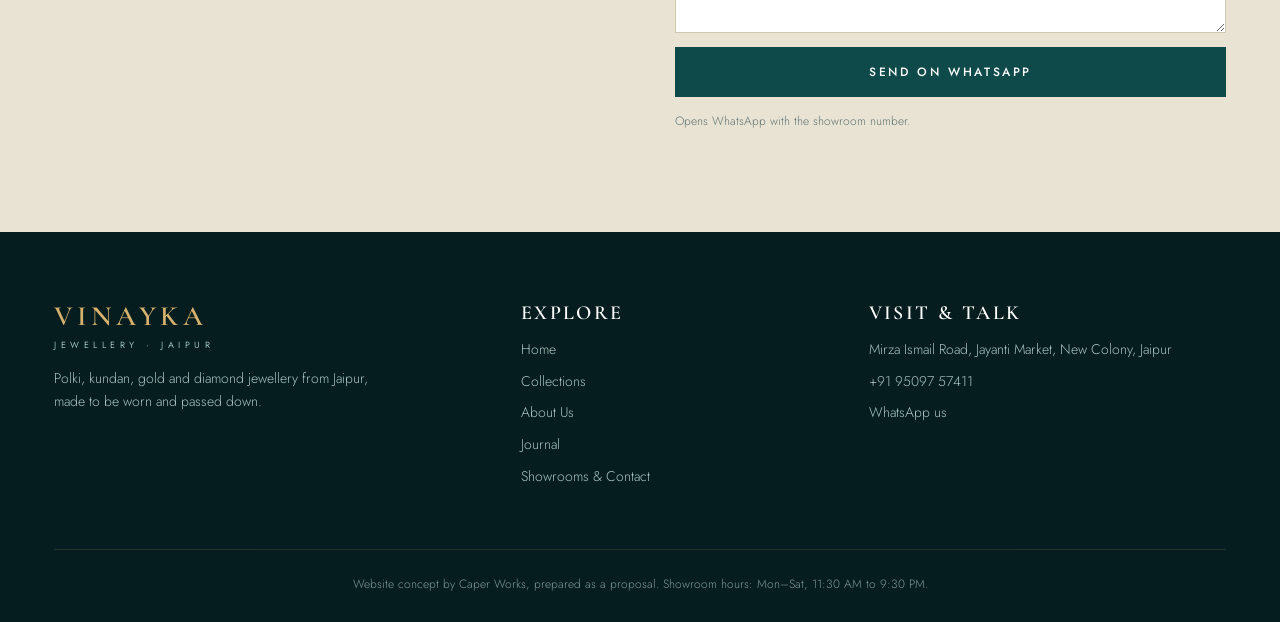
<file: vinayka-site-8616/showrooms.html>
<!doctype html>
<html lang="en">
<head>
<meta charset="utf-8">
<meta name="viewport" content="width=device-width, initial-scale=1">
<meta name="robots" content="noindex, nofollow">
<title>Showrooms & Contact | Vinayka Jewellery</title>
<meta name="description" content="Visit Vinayka Jewellery on MI Road, Jaipur, or enquire on WhatsApp.">
<link rel="preconnect" href="https://fonts.googleapis.com">
<link rel="preconnect" href="https://fonts.gstatic.com" crossorigin>
<link href="https://fonts.googleapis.com/css2?family=Cormorant+Garamond:wght@500;600;700&family=Jost:wght@300;400;500&family=Pinyon+Script&display=swap" rel="stylesheet">
<link rel="stylesheet" href="assets/site.css">
</head>
<body>
<div class="ribbon">DESIGN PREVIEW BY CAPER WORKS &middot; Sample content, prepared as a proposal</div>
<header>
  <div class="wrap nav">
    <ul><li><a href="index.html">Home</a></li><li><a href="collections.html">Collections</a></li><li><a href="about.html">About</a></li><li><a href="journal.html">Journal</a></li></ul>
    <a href="index.html" class="logo">Vinayka<small>Jewellery &middot; Jaipur</small></a>
    <div class="tools"><a class="t" href="showrooms.html">Showrooms</a><a class="t" href="showrooms.html#enquire">Contact</a>
      <a class="ic" href="collections.html" aria-label="Browse collections"><svg viewBox="0 0 24 24"><circle cx="11" cy="11" r="6.5"/><path d="M16 16l5 5"/></svg></a>
      <a class="ic" href="showrooms.html#enquire" aria-label="Enquire"><svg viewBox="0 0 24 24"><path d="M5 8h14l-1.2 11H6.2L5 8z"/><path d="M9 8V6a3 3 0 0 1 6 0v2"/></svg></a></div>
    <button class="burger" aria-label="Menu" aria-expanded="false"><span></span></button>
  </div>
</header>

<div class="phero"><div class="wrap"><span class="script">Visit us</span><h1>Showrooms &amp; Contact</h1><p>Come in, try pieces on and talk to the team. Or start the conversation on WhatsApp.</p><div class="crumbs"><a href="index.html">Home</a> &nbsp;/&nbsp; Showrooms</div></div></div>
<section>
  <div class="wrap grid2">
    <div class="sr fade"><div class="map"><iframe title="Map to Vinayka Jewellery" loading="lazy" src="https://maps.google.com/maps?q=Vinayka+Jewellery%2C+Mirza+Ismail+Road%2C+Jayanti+Market%2C+New+Colony%2C+Jaipur%2C+Rajasthan&amp;t=&amp;z=16&amp;ie=UTF8&amp;iwloc=&amp;output=embed" referrerpolicy="no-referrer-when-downgrade"></iframe></div><div class="b"><h3>MI Road Showroom</h3><p>Mirza Ismail Road, Jayanti Market, New Colony, Jaipur</p><ul><li>Mon&ndash;Sat: 11:30 AM to 9:30 PM</li><li>Phone: +91 95097 57411</li></ul><a class="btn out" target="_blank" rel="noopener" href="https://maps.google.com/maps?cid=10745771921200075122">Get Directions</a></div></div>
    <div class="sr fade"><div class="b" style="padding:44px 40px"><span class="kicker">Come say hello</span><h3 style="margin-top:8px">Visit us in person</h3><p>Our team will walk you through current collections of diamond, gold, polki and silver jewellery, or talk through a custom design. Stay for a cup of chai while you browse.</p><ul><li>Online appointments are free and last one hour</li><li>Custom bridal sets and heirloom redesigns</li><li>Repair, resizing, cleaning and restoration</li></ul><a class="btn" href="https://wa.me/919509757411?text=Hi%2C%20I%27d%20like%20to%20book%20a%20free%20appointment%20at%20the%20showroom." target="_blank" rel="noopener">Book a Free Appointment</a></div></div>
  </div>
</section>
<section class="enq arrivals" id="enquire">
  <div class="wrap">
    <div class="fade"><span class="kicker">Enquire</span><h2 class="h2">Tell us what you are looking for</h2><p>Share the occasion and budget. The form opens a ready-to-send WhatsApp message to the showroom team.</p></div>
    <form id="f" class="fade">
      <input id="n" placeholder="Your name" required>
      <select id="c"><option>Bridal</option><option>Polki</option><option>Gold</option><option>Diamond</option><option>Silver</option><option>Custom design / redesign</option></select>
      <input id="b" placeholder="Approximate budget (optional)">
      <textarea id="m" rows="3" placeholder="Occasion, date, anything else"></textarea>
      <button class="btn" type="submit">Send on WhatsApp</button>
      <span class="note">Opens WhatsApp with the showroom number.</span>
    </form>
  </div>
</section>

<footer>
  <div class="wrap">
    <div><a href="index.html" class="logo">Vinayka<small>Jewellery &middot; Jaipur</small></a><p style="margin-top:18px;max-width:340px">Polki, kundan, gold and diamond jewellery from Jaipur, made to be worn and passed down.</p></div>
    <div><h4>Explore</h4><ul><li><a href="index.html">Home</a></li><li><a href="collections.html">Collections</a></li><li><a href="about.html">About Us</a></li><li><a href="journal.html">Journal</a></li><li><a href="showrooms.html">Showrooms &amp; Contact</a></li></ul></div>
    <div><h4>Visit &amp; Talk</h4><ul><li>Mirza Ismail Road, Jayanti Market, New Colony, Jaipur</li><li><a href="tel:+919509757411">+91 95097 57411</a></li><li><a href="https://wa.me/919509757411" target="_blank" rel="noopener">WhatsApp us</a></li></ul></div>
    <div class="copy">Website concept by Caper Works, prepared as a proposal. Showroom hours: Mon&ndash;Sat, 11:30 AM to 9:30 PM.</div>
  </div>
</footer>
<a class="wa" href="https://wa.me/919509757411" target="_blank" rel="noopener" aria-label="WhatsApp"><svg viewBox="0 0 24 24"><path d="M12 2a10 10 0 0 0-8.6 15.1L2 22l5-1.3A10 10 0 1 0 12 2zm5.2 14.2c-.2.6-1.3 1.2-1.8 1.2-.5.1-1 .2-3.3-.7-2.8-1.2-4.6-4-4.7-4.2-.1-.2-1.1-1.5-1.1-2.8s.7-2 1-2.3c.2-.3.5-.3.7-.3h.5c.2 0 .4 0 .6.5l.9 2.1c.1.2.1.4 0 .5l-.4.6-.3.4c-.1.1-.3.3-.1.6.2.3.8 1.3 1.7 2.1 1.1 1 2.1 1.3 2.4 1.4.3.1.5.1.6-.1l.9-1.1c.2-.3.4-.2.7-.1l2 .9c.3.1.5.2.5.3.1.2.1.7-.1 1.1z"/></svg></a>
<script src="assets/site.js"></script>
</body>
</html>
</file>
<file: vinayka-site-8616/assets/site.css>
:root{
  --teal:#0f4a4b;--teal-d:#082e2f;--teal-dd:#051d1e;--teal-l:#1b6a6a;
  --gold:#d6b26e;--gold-d:#a8803a;--paper:#f4f1ea;--sand:#e9e3d4;--ink:#17302f;--muted:#5f7472;
  --serif:'Cormorant Garamond',Georgia,serif;--sans:'Jost',system-ui,sans-serif;--script:'Pinyon Script','Brush Script MT',cursive;
}
*{box-sizing:border-box;margin:0;padding:0}
html{scroll-behavior:smooth}
body{font-family:var(--sans);color:var(--ink);background:var(--paper);font-weight:300;line-height:1.7;font-size:16px}
img{max-width:100%;display:block}
a{color:inherit;text-decoration:none}
ul{list-style:none}
.wrap{max-width:1220px;margin:0 auto;padding:0 24px}
h1,h2,h3,h4{font-family:var(--serif);font-weight:600;line-height:1.1;letter-spacing:.01em}
section{padding:100px 0}
.kicker{font-size:12px;letter-spacing:.3em;text-transform:uppercase;color:var(--gold-d);font-weight:500}
.on-dark .kicker,.kicker.l{color:var(--gold)}
.script{font-family:var(--script);font-size:clamp(32px,3.6vw,48px);color:var(--gold);line-height:1;display:block}
.h2{font-size:clamp(34px,4.2vw,56px);color:var(--teal);margin:12px 0 18px}
.on-dark .h2{color:#fff}
.btn{display:inline-block;padding:15px 34px;font-size:12px;letter-spacing:.22em;text-transform:uppercase;font-weight:500;background:var(--gold);color:var(--teal-dd);border:1px solid var(--gold);transition:.3s;cursor:pointer;font-family:var(--sans)}
.btn:hover{background:transparent;color:var(--gold)}
.btn.out{background:transparent;color:var(--teal);border-color:var(--teal)}
.btn.out:hover{background:var(--teal);color:#fff}
.btn.ghost{background:transparent;color:#fff;border-color:rgba(255,255,255,.45)}
.btn.ghost:hover{background:#fff;color:var(--teal-dd);border-color:#fff}
.center{text-align:center}
.head{text-align:center;margin-bottom:56px}
.lead{color:var(--muted);max-width:560px}
.head .lead{margin:0 auto}

/* ribbon + header */
.ribbon{background:var(--teal-dd);color:#9fc0bd;text-align:center;font-size:12px;letter-spacing:.12em;padding:7px 12px}
header{position:sticky;top:0;z-index:40;background:var(--teal-d);color:#fff;border-bottom:1px solid rgba(214,178,110,.25)}
.nav{height:84px;display:grid;grid-template-columns:1fr auto 1fr;align-items:center}
.nav ul{display:flex;gap:30px;font-size:12px;letter-spacing:.2em;text-transform:uppercase}
.nav ul a{padding:6px 0;border-bottom:1px solid transparent;transition:.25s}
.nav ul a:hover,.nav ul a.on{color:var(--gold);border-color:var(--gold)}
.logo{text-align:center;font-family:var(--serif);font-weight:600;font-size:32px;letter-spacing:.16em;color:var(--gold);line-height:1;text-transform:uppercase}
.logo small{display:block;font-family:var(--sans);font-weight:400;font-size:9px;letter-spacing:.5em;color:#9fc0bd;margin-top:7px}
.tools{display:flex;justify-content:flex-end;align-items:center;gap:20px;font-size:12px;letter-spacing:.18em;text-transform:uppercase}
.tools .t:hover{color:var(--gold)}
.ic{width:36px;height:36px;border-radius:50%;background:var(--gold);display:grid;place-items:center}
.ic svg{width:17px;height:17px;fill:none;stroke:var(--teal-dd);stroke-width:2;stroke-linecap:round;stroke-linejoin:round}
.burger{display:none;width:40px;height:40px;background:none;border:1px solid rgba(214,178,110,.5);cursor:pointer;justify-self:end}
.burger span,.burger span::before,.burger span::after{display:block;width:18px;height:1.5px;background:var(--gold);margin:auto;position:relative;content:""}
.burger span::before{position:absolute;top:-6px}.burger span::after{position:absolute;top:6px}

/* page hero */
.hero{position:relative;background:var(--teal-dd);color:#fff;overflow:hidden}
.hero-bg{position:absolute;inset:0;left:36%;z-index:0;background-size:cover;background-position:50% 12%;-webkit-mask-image:linear-gradient(90deg,transparent,#000 38%);mask-image:linear-gradient(90deg,transparent,#000 38%)}
.hero::before{content:"";position:absolute;inset:0;z-index:1;background:linear-gradient(90deg,rgba(5,29,30,.9) 0%,rgba(5,29,30,.45) 42%,rgba(5,29,30,0) 70%),linear-gradient(0deg,rgba(5,29,30,.7),transparent 30%)}
.hero .wrap{position:relative;z-index:2;min-height:min(86vh,780px);display:flex;align-items:center}
.hero .copy{padding:120px 0;max-width:680px}
.hero h1{font-size:clamp(46px,6.2vw,92px);margin:14px 0 22px;text-transform:uppercase;line-height:1}
.hero h1 em{font-style:normal;color:var(--gold);display:block}
.hero .sub{max-width:480px;color:#bcd5d2;font-size:17px;margin-bottom:34px}
.cta-row{display:flex;flex-wrap:wrap;gap:14px}
.cats{position:relative;z-index:2;border-top:1px solid rgba(214,178,110,.25);background:rgba(5,29,30,.45)}
.cats .wrap{min-height:0;display:flex;flex-wrap:wrap;justify-content:center;gap:10px 34px;padding-top:18px;padding-bottom:18px}
.cats a{font-size:12px;letter-spacing:.24em;text-transform:uppercase;color:#bcd5d2;transition:.25s}
.cats a:hover{color:var(--gold)}
.cats a+a::before{content:"\25C6";color:var(--gold);font-size:8px;margin-right:34px;vertical-align:2px}
.phero{background:radial-gradient(900px 400px at 75% 40%,var(--teal-l),var(--teal) 50%,var(--teal-dd));color:#fff;text-align:center;padding:90px 0 80px;position:relative;overflow:hidden}
.phero::before{content:"";position:absolute;inset:0;opacity:.08;background-image:radial-gradient(var(--gold) 1px,transparent 1.6px);background-size:26px 26px}
.phero .wrap{position:relative}
.phero h1{font-size:clamp(42px,5.4vw,72px);text-transform:uppercase;margin-top:8px}
.phero p{color:#bcd5d2;max-width:560px;margin:16px auto 0}
.crumbs{font-size:11px;letter-spacing:.24em;text-transform:uppercase;color:#9fc0bd;margin-top:22px}
.crumbs a:hover{color:var(--gold)}

/* photo helper */
.ph{background:linear-gradient(150deg,var(--teal-l),var(--teal-dd));overflow:hidden;position:relative}
.ph img{width:100%;height:100%;object-fit:cover;object-position:50% 20%}

/* category tiles */
.tiles{display:grid;grid-template-columns:repeat(3,1fr);gap:22px}
.tile{position:relative;aspect-ratio:4/5;display:block}
.tile img{transition:transform .8s}
.tile:hover img{transform:scale(1.06)}
.tile::after{content:"";position:absolute;inset:0;background:linear-gradient(0deg,rgba(5,29,30,.85),transparent 55%)}
.tile div{position:absolute;left:24px;right:24px;bottom:22px;z-index:2;color:#fff}
.tile h3{font-size:28px}
.tile span{font-size:11px;letter-spacing:.24em;text-transform:uppercase;color:var(--gold)}

/* about split */
.two{display:grid;grid-template-columns:1fr 1fr;gap:80px;align-items:center}
.frames{position:relative;aspect-ratio:1/1}
.frames .ph{position:absolute}
.frames .a{left:0;top:0;width:68%;height:76%}
.frames .b{right:0;bottom:0;width:52%;height:52%;border:8px solid var(--paper)}
.two p{color:var(--muted);margin-bottom:20px;max-width:520px}

/* products */
.arrivals{background:var(--sand)}
.grid4{display:grid;grid-template-columns:repeat(4,1fr);gap:24px}
.prod{display:block;cursor:pointer;text-align:left;background:none;border:0;font:inherit;color:inherit}
.prod .ph{aspect-ratio:4/5}
.prod .ph img{transition:transform .7s}
.prod:hover .ph img{transform:scale(1.06)}
.prod .act{position:absolute;left:0;right:0;bottom:0;background:var(--gold);color:var(--teal-dd);text-align:center;font-size:11px;letter-spacing:.22em;text-transform:uppercase;padding:13px;font-weight:500;transform:translateY(100%);transition:.35s}
.prod:hover .act,.prod:focus-visible .act{transform:none}
.prod h3{font-size:23px;margin-top:16px;color:var(--teal)}
.prod p{font-size:13px;color:var(--gold-d);letter-spacing:.14em;text-transform:uppercase}

/* feature splits */
.split{padding:0}
.split .row{display:grid;grid-template-columns:1fr 1fr}
.split .pic{min-height:600px}
.split .txt{padding:90px 8%;display:flex;flex-direction:column;justify-content:center}
.split ul{display:grid;gap:18px;margin-top:8px}
.split li{padding-left:24px;position:relative}
.split li::before{content:"\25C6";position:absolute;left:0;top:6px;color:var(--gold);font-size:10px}
.split li h3{font-size:22px;margin-bottom:2px}
.split li span{font-size:15px;opacity:.85}
.s1 .txt{background:var(--paper)}.s1 li h3{color:var(--teal)}.s1 li span{color:var(--muted)}
.s2 .txt{background:var(--teal-d);color:#fff;order:1}.s2 .pic{order:2}.s2 li h3{color:#fff}.s2 li span,.s2 .lead{color:#b5cfcc}

.cta{background:var(--teal);color:#fff;text-align:center;position:relative;overflow:hidden}
.cta::before{content:"";position:absolute;inset:0;opacity:.09;background-image:radial-gradient(var(--gold) 1px,transparent 1.6px);background-size:22px 22px}
.cta .wrap{position:relative;max-width:780px}
.cta h2{font-size:clamp(36px,4.8vw,64px);margin:12px 0 18px;text-transform:uppercase}
.cta p{color:#c4dad7;margin-bottom:30px}

/* showrooms */
.grid2{display:grid;grid-template-columns:1fr 1fr;gap:28px}
.sr{background:#fff;border:1px solid #ddd5c1}
.sr .map{height:260px;background:repeating-linear-gradient(45deg,var(--teal),var(--teal) 14px,var(--teal-l) 14px,var(--teal-l) 28px);display:grid;place-items:center;color:#fff;font-size:12px;letter-spacing:.24em;text-transform:uppercase;text-align:center;padding:20px}
.sr iframe{border:0;width:100%;height:100%}
.sr .b{padding:30px}
.sr h3{font-size:32px;color:var(--teal);margin-bottom:6px}
.sr p,.sr li{font-size:15px;color:var(--muted)}
.sr ul{margin:12px 0 22px}

/* journal */
.stories{background:var(--sand)}
.grid3{display:grid;grid-template-columns:repeat(3,1fr);gap:28px}
.post .ph{aspect-ratio:16/10;margin-bottom:18px}
.post .ph img{transition:transform .7s}
.post:hover .ph img{transform:scale(1.05)}
.post small{font-size:11px;letter-spacing:.24em;text-transform:uppercase;color:var(--gold-d)}
.post h3{font-size:27px;margin:6px 0 8px;color:var(--teal)}
.post p{font-size:15px;color:var(--muted)}
.article{display:grid;grid-template-columns:.8fr 1.2fr;gap:60px;padding:70px 0;border-bottom:1px solid #d8d0bb;align-items:start}
.article:last-of-type{border:0}
.article .ph{aspect-ratio:4/5}
.article h2{font-size:clamp(32px,3.6vw,46px);color:var(--teal);margin:10px 0 18px}
.article p{color:var(--muted);margin-bottom:16px;max-width:620px}
.article h4{font-size:22px;color:var(--teal);margin:22px 0 6px}

/* perks */
.perks{background:var(--teal-dd);color:#fff;padding:64px 0}
.perks .wrap{display:grid;grid-template-columns:repeat(3,1fr);gap:30px;text-align:center}
.perks span{color:var(--gold);font-size:22px}
.perks h3{font-size:26px;margin:6px 0 4px}
.perks p{font-size:14px;color:#9fc0bd}

/* values */
.values{display:grid;grid-template-columns:repeat(3,1fr);gap:26px}
.value{background:#fff;border:1px solid #ddd5c1;padding:34px 30px}
.value span{color:var(--gold-d);font-size:22px}
.value h3{font-size:26px;color:var(--teal);margin:8px 0 8px}
.value p{font-size:15px;color:var(--muted)}

/* filters */
.filters{display:flex;flex-wrap:wrap;gap:10px;justify-content:center;margin-bottom:46px}
.chip{font:500 11px var(--sans);letter-spacing:.2em;text-transform:uppercase;padding:11px 20px;background:transparent;border:1px solid var(--teal);color:var(--teal);cursor:pointer;transition:.25s}
.chip:hover,.chip.on{background:var(--teal);color:#fff}
.prod.hide{display:none}
.count{text-align:center;font-size:13px;color:var(--muted);margin-bottom:24px;letter-spacing:.08em}

/* enquiry */
.enq .wrap{display:grid;grid-template-columns:1fr 1fr;gap:70px}
.enq p{color:var(--muted)}
form{display:grid;gap:14px}
input,select,textarea{width:100%;padding:15px 16px;border:1px solid #cfc7b2;background:#fff;font:300 15px var(--sans);color:var(--ink);border-radius:0}
input:focus,select:focus,textarea:focus{outline:none;border-color:var(--teal)}
form .btn{background:var(--teal);border-color:var(--teal);color:#fff}
form .btn:hover{background:var(--gold);border-color:var(--gold);color:var(--teal-dd)}
.note{font-size:12px;color:var(--muted)}

/* footer */
footer{background:var(--teal-dd);color:#a9c4c1;padding:70px 0 28px;font-size:14px}
footer .wrap{display:grid;grid-template-columns:1.4fr 1fr 1.2fr;gap:50px}
footer .logo{text-align:left;font-size:28px}
footer h4{font-weight:600;color:#fff;font-size:20px;letter-spacing:.12em;text-transform:uppercase;margin-bottom:14px}
footer ul{display:grid;gap:8px}
footer a:hover{color:var(--gold)}
footer .copy{grid-column:1/-1;text-align:center;border-top:1px solid rgba(214,178,110,.2);padding-top:24px;margin-top:10px;font-size:12px;opacity:.75}

/* modal */
.modal{position:fixed;inset:0;z-index:100;background:rgba(5,29,30,.8);display:none;align-items:center;justify-content:center;padding:20px}
.modal.open{display:flex}
.mbox{background:var(--paper);max-width:900px;width:100%;display:grid;grid-template-columns:1fr 1fr;max-height:92vh;overflow:auto;position:relative}
.mbox .ph{min-height:460px}
.mbox .info{padding:44px 40px}
.mbox h3{font-size:36px;color:var(--teal);margin:8px 0 10px}
.mbox p{color:var(--muted);margin-bottom:18px}
.mbox ul{margin-bottom:24px;display:grid;gap:6px;font-size:15px}
.mbox li::before{content:"\25C6";color:var(--gold);font-size:9px;margin-right:10px}
.mclose{position:absolute;right:14px;top:10px;font-size:30px;background:none;border:0;color:var(--teal);cursor:pointer;z-index:2;line-height:1}
.mbox .ph+.info .mclose{color:var(--teal)}

.wa{position:fixed;right:18px;bottom:18px;z-index:60;width:56px;height:56px;border-radius:50%;background:#25d366;display:grid;place-items:center;box-shadow:0 8px 24px rgba(0,0,0,.3);transition:.3s}
.wa:hover{transform:scale(1.08)}
.wa svg{width:30px;height:30px;fill:#fff}

.fade{opacity:0;transform:translateY(26px);transition:opacity .9s,transform .9s}
.fade.in{opacity:1;transform:none}
@media(prefers-reduced-motion:reduce){.fade{opacity:1;transform:none;transition:none}}

@media(max-width:1000px){
  .nav{grid-template-columns:auto 1fr auto;gap:10px}.logo{text-align:left;font-size:28px;grid-column:1}
  .nav>ul{display:none;position:absolute;top:84px;left:0;right:0;background:var(--teal-d);flex-direction:column;gap:0;padding:8px 24px 20px;border-bottom:1px solid rgba(214,178,110,.25)}
  header.open .nav>ul{display:flex}
  .nav>ul a{display:block;padding:14px 0;border-bottom:1px solid rgba(255,255,255,.08)}
  .nav>ul{grid-column:1/-1;order:5}
  .tools .t{display:none}.tools{grid-column:2}.burger{display:block;grid-column:3}
  .two,.enq .wrap,footer .wrap,.article{grid-template-columns:1fr}
  .grid4{grid-template-columns:1fr 1fr}.grid3,.grid2,.values,.perks .wrap{grid-template-columns:1fr}.tiles{grid-template-columns:1fr 1fr}
  .split .row{grid-template-columns:1fr}.s2 .pic,.s2 .txt{order:initial}.split .pic{min-height:360px}
  .mbox{grid-template-columns:1fr}.mbox .ph{min-height:300px}
  .hero-bg{left:0;-webkit-mask-image:none;mask-image:none;background-position:78% 0}
  .hero::before{background:linear-gradient(0deg,rgba(5,29,30,.96) 0%,rgba(5,29,30,.82) 45%,rgba(5,29,30,.35) 100%)}
  .hero .copy{padding:80px 0 60px}.hero .wrap{min-height:auto}.cats{display:none}
}
@media(max-width:560px){section{padding:70px 0}.grid4{grid-template-columns:1fr}.tiles{grid-template-columns:1fr}.article{padding:50px 0}}
.sr .map:has(iframe){padding:0}
.stars{color:var(--gold-d);font-size:22px;letter-spacing:.3em}
</file>
